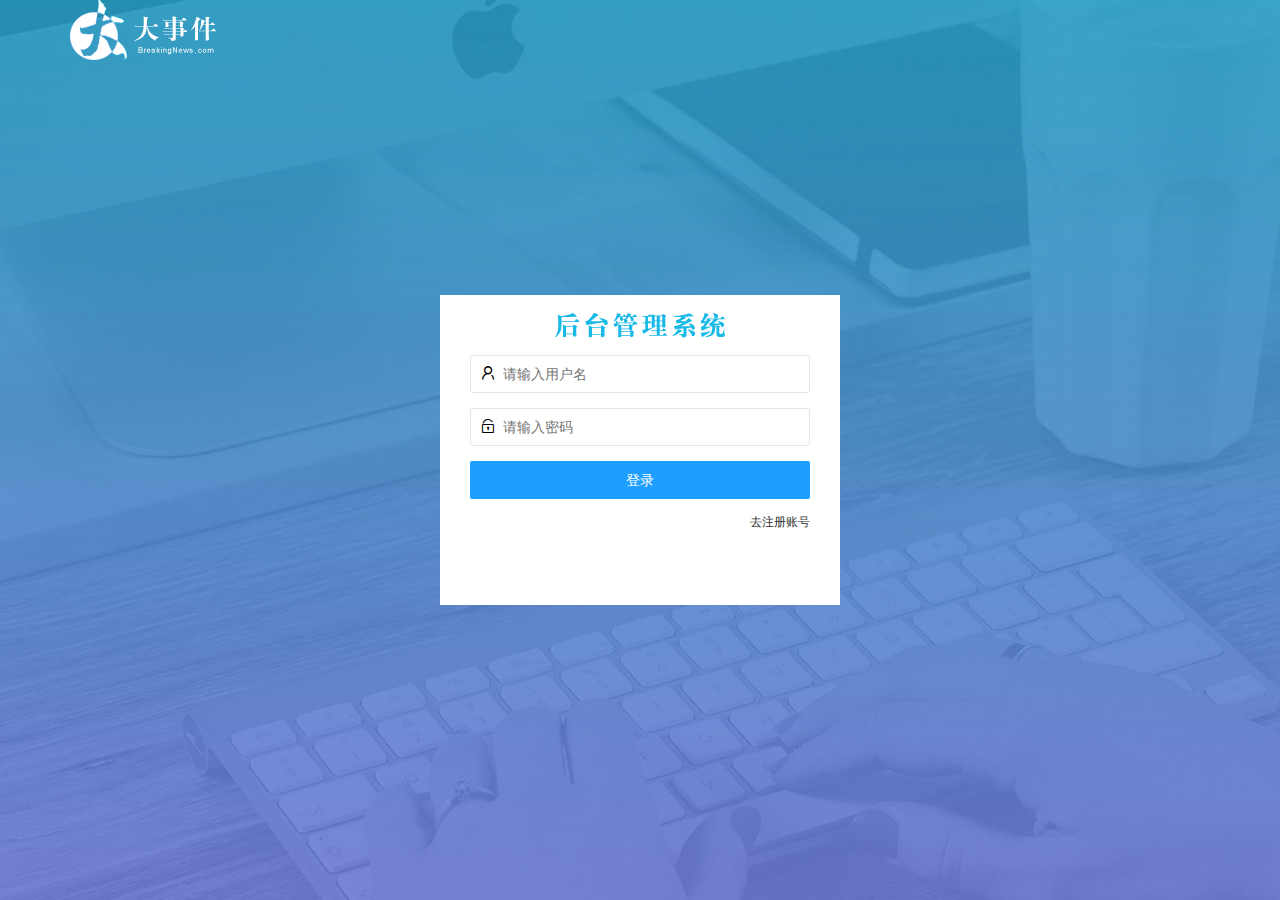
<file: login.html>
<!DOCTYPE html>
<html lang="en">

<head>
  <meta charset="UTF-8">
  <meta name="viewport" content="width=device-width, initial-scale=1.0">
  <title>大事件-登录/注册</title>
  <link rel="stylesheet" href="./assets/lib/layui/css/layui.css">
  <link rel="stylesheet" href="./assets/css/login.css">
</head>

<body>
  <!-- 头部的 Logo 区域 -->
  <div class="layui-main">
    <img src="./assets/images/logo.png" alt="">
  </div>

  <!-- 登录注册区域 -->
  <div class="loginAndRegBox">
    <div class="title-box"></div>
    <!-- 登录的div -->
    <div class="login-box">
      <!-- 登录的表单 -->
      <form class="layui-form" id="form_login">
        <!-- 用户名 -->
        <div class="layui-form-item">
          <i class="layui-icon layui-icon-username"></i>
          <input type="text" name="username" required lay-verify="required" placeholder="请输入用户名" autocomplete="off"
            class="layui-input">
        </div>
        <!-- 密码 -->
        <div class="layui-form-item">
          <i class="layui-icon layui-icon-password"></i>
          <input type="password" name="password" required lay-verify="required|pwd" placeholder="请输入密码"
            autocomplete="off" class="layui-input">
        </div>
        <!-- 登录按钮 -->
        <div class="layui-form-item">
          <button class="layui-btn layui-btn-fluid layui-btn-normal" lay-submit>登录</button>
        </div>
        <div class="layui-form-item links">
          <a href="javascript:;" id="link_reg">去注册账号</a>
        </div>
      </form>
    </div>
    <!-- 注册的div -->
    <div class="reg-box">
      <!-- 注册的表单 -->
      <form class="layui-form" id="form_reg">
        <!-- 用户名 -->
        <div class="layui-form-item">
          <i class="layui-icon layui-icon-username"></i>
          <input type="text" name="username" required lay-verify="required" placeholder="请输入用户名" autocomplete="off"
            class="layui-input">
        </div>
        <!-- 密码 -->
        <div class="layui-form-item">
          <i class="layui-icon layui-icon-password"></i>
          <input type="password" name="password" required lay-verify="required|pwd" placeholder="请输入密码"
            autocomplete="off" class="layui-input">
        </div>
        <!-- 确认密码 -->
        <div class="layui-form-item">
          <i class="layui-icon layui-icon-password"></i>
          <input type="password" name="repassword" required lay-verify="required|pwd|repwd" placeholder="再次确认密码"
            autocomplete="off" class="layui-input">
        </div>
        <!-- 注册按钮 -->
        <div class="layui-form-item">
          <button class="layui-btn layui-btn-fluid layui-btn-normal" lay-submit>注册</button>
        </div>
        <div class="layui-form-item links">
          <a href="javascript:;" id="link_login">去登录</a>
        </div>
      </form>

    </div>
  </div>

  <!-- 导入layui 的js文件 -->
  <script src="./assets/lib/layui/layui.all.js"></script>
  <!-- 导入 jQuery -->
  <script src="./assets/lib/jquery.js"></script>
  <script src="./assets/js/baseAPI.js"></script>
  <script src="./assets/js/login.js"></script>
</body>

</html>
</file>
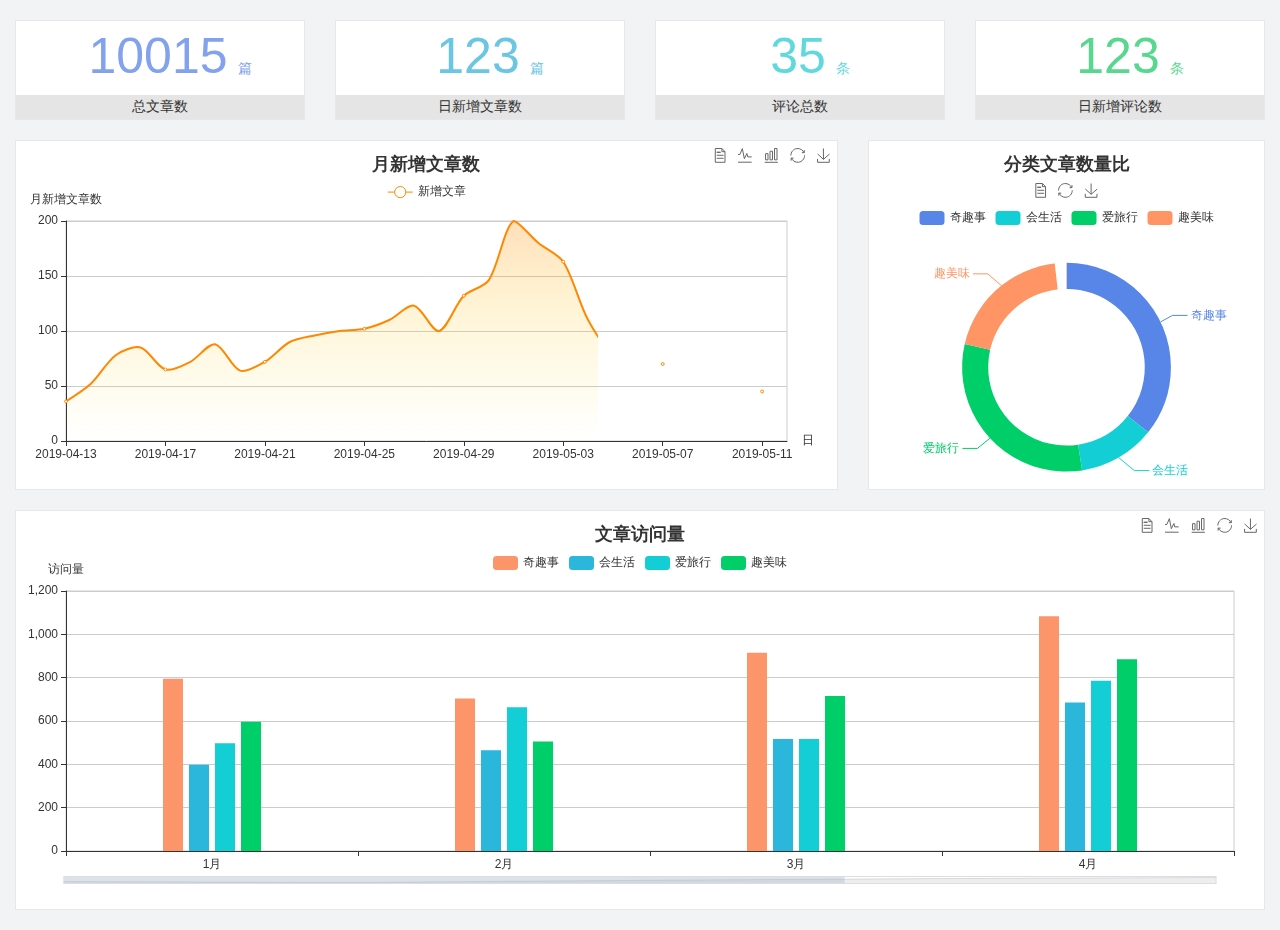
<file: home/dashboard.html>
<!DOCTYPE html>
<html lang="en">

<head>
  <meta charset="UTF-8">
  <meta name="viewport" content="width=device-width, initial-scale=1.0">
  <meta http-equiv="X-UA-Compatible" content="ie=edge">
  <title>图表统计</title>
  <link rel="stylesheet" href="../assets/lib/bootstrap.css" />
  <link rel="stylesheet" href="../assets/lib/main.css" />
  <script src="../assets/lib/jquery.js"></script>
  <script type="text/javascript" src="../assets/lib/echarts.min.js"></script>
</head>

<body>
  <div class="container-fluid">
    <div class="row spannel_list">
      <div class="col-sm-3 col-xs-6">
        <div class="spannel">
          <em>10015</em><span>篇</span>
          <b>总文章数</b>
        </div>
      </div>
      <div class="col-sm-3 col-xs-6">
        <div class="spannel scolor01">
          <em>123</em><span>篇</span>
          <b>日新增文章数</b>
        </div>
      </div>
      <div class="col-sm-3 col-xs-6">
        <div class="spannel scolor02">
          <em>35</em><span>条</span>
          <b>评论总数</b>
        </div>
      </div>
      <div class="col-sm-3 col-xs-6">
        <div class="spannel scolor03">
          <em>123</em><span>条</span>
          <b>日新增评论数</b>
        </div>
      </div>
    </div>
  </div>

  <div class="container-fluid">
    <div class="row curve-pie">
      <div class="col-lg-8 col-md-8">
        <div class="gragh_pannel" id="curve_show"></div>
      </div>
      <div class="col-lg-4 col-md-4">
        <div class="gragh_pannel" id="pie_show"></div>
      </div>
    </div>
  </div>

  <div class="container-fluid">
    <div class="column_pannel" id="column_show"></div>
  </div>

  <script>
    var oChart = echarts.init(document.getElementById('curve_show'));
    var aList_all = [
      { 'count': 36, 'date': '2019-04-13' },
      { 'count': 52, 'date': '2019-04-14' },
      { 'count': 78, 'date': '2019-04-15' },
      { 'count': 85, 'date': '2019-04-16' },
      { 'count': 65, 'date': '2019-04-17' },
      { 'count': 72, 'date': '2019-04-18' },
      { 'count': 88, 'date': '2019-04-19' },
      { 'count': 64, 'date': '2019-04-20' },
      { 'count': 72, 'date': '2019-04-21' },
      { 'count': 90, 'date': '2019-04-22' },
      { 'count': 96, 'date': '2019-04-23' },
      { 'count': 100, 'date': '2019-04-24' },
      { 'count': 102, 'date': '2019-04-25' },
      { 'count': 110, 'date': '2019-04-26' },
      { 'count': 123, 'date': '2019-04-27' },
      { 'count': 100, 'date': '2019-04-28' },
      { 'count': 132, 'date': '2019-04-29' },
      { 'count': 146, 'date': '2019-04-30' },
      { 'count': 200, 'date': '2019-05-01' },
      { 'count': 180, 'date': '2019-05-02' },
      { 'count': 163, 'date': '2019-05-03' },
      { 'count': 110, 'date': '2019-05-04' },
      { 'count': 80, 'date': '2019-05-05' },
      { 'count': 82, 'date': '2019-05-06' },
      { 'count': 70, 'date': '2019-05-07' },
      { 'count': 65, 'date': '2019-05-08' },
      { 'count': 54, 'date': '2019-05-09' },
      { 'count': 40, 'date': '2019-05-10' },
      { 'count': 45, 'date': '2019-05-11' },
      { 'count': 38, 'date': '2019-05-12' },
    ];

    let aCount = [];
    let aDate = [];

    for (var i = 0; i < aList_all.length; i++) {
      aCount.push(aList_all[i].count);
      aDate.push(aList_all[i].date);
    }

    var chartopt = {
      title: {
        text: '月新增文章数',
        left: 'center',
        top: '10'
      },
      tooltip: {
        trigger: 'axis'
      },
      legend: {
        data: ['新增文章'],
        top: '40'
      },
      toolbox: {
        show: true,
        feature: {
          mark: { show: true },
          dataView: { show: true, readOnly: false },
          magicType: { show: true, type: ['line', 'bar'] },
          restore: { show: true },
          saveAsImage: { show: true }
        }
      },
      calculable: true,
      xAxis: [
        {
          name: '日',
          type: 'category',
          boundaryGap: false,
          data: aDate
        }
      ],
      yAxis: [
        {
          name: '月新增文章数',
          type: 'value'
        }
      ],
      series: [
        {
          name: '新增文章',
          type: 'line',
          smooth: true,
          itemStyle: { normal: { areaStyle: { type: 'default' }, color: '#f80' }, lineStyle: { color: '#f80' } },
          data: aCount
        }],
      areaStyle: {
        normal: {
          color: new echarts.graphic.LinearGradient(0, 0, 0, 1, [{
            offset: 0,
            color: 'rgba(255,136,0,0.39)'
          }, {
            offset: .34,
            color: 'rgba(255,180,0,0.25)'
          }, {
            offset: 1,
            color: 'rgba(255,222,0,0.00)'
          }])

        }
      },
      grid: {
        show: true,
        x: 50,
        x2: 50,
        y: 80,
        height: 220
      }
    };

    oChart.setOption(chartopt);


    var oPie = echarts.init(document.getElementById('pie_show'));
    var oPieopt =
    {
      title: {
        top: 10,
        text: '分类文章数量比',
        x: 'center'
      },
      tooltip: {
        trigger: 'item',
        formatter: "{a} <br/>{b} : {c} ({d}%)"
      },
      color: ['#5885e8', '#13cfd5', '#00ce68', '#ff9565'],
      legend: {
        x: 'center',
        top: 65,
        data: ['奇趣事', '会生活', '爱旅行', '趣美味']
      },
      toolbox: {
        show: true,
        x: 'center',
        top: 35,
        feature: {
          mark: { show: true },
          dataView: { show: true, readOnly: false },
          magicType: {
            show: true,
            type: ['pie', 'funnel'],
            option: {
              funnel: {
                x: '25%',
                width: '50%',
                funnelAlign: 'left',
                max: 1548
              }
            }
          },
          restore: { show: true },
          saveAsImage: { show: true }
        }
      },
      calculable: true,
      series: [
        {
          name: '访问来源',
          type: 'pie',
          radius: ['45%', '60%'],
          center: ['50%', '65%'],
          data: [
            { value: 300, name: '奇趣事' },
            { value: 100, name: '会生活' },
            { value: 260, name: '爱旅行' },
            { value: 180, name: '趣美味' }
          ]
        }
      ]
    };
    oPie.setOption(oPieopt);



    var oColumn = this.echarts.init(document.getElementById('column_show'));
    var oColumnopt =
    {
      title: {
        text: '文章访问量',
        left: 'center',
        top: '10'
      },
      tooltip: {
        trigger: 'axis'
      },
      legend: {
        data: ['奇趣事', '会生活', '爱旅行', '趣美味'],
        top: '40'
      },
      toolbox: {
        show: true,
        feature: {
          mark: { show: true },
          dataView: { show: true, readOnly: false },
          magicType: { show: true, type: ['line', 'bar'] },
          restore: { show: true },
          saveAsImage: { show: true }
        }
      },
      calculable: true,
      xAxis: [
        {
          type: 'category',
          data: ['1月', '2月', '3月', '4月', '5月']
        }
      ],
      yAxis: [
        {
          name: '访问量',
          type: 'value'
        }
      ],
      series: [
        {
          name: '奇趣事',
          type: 'bar',
          barWidth: 20,
          itemStyle: {
            normal: { areaStyle: { type: 'default' }, color: '#fd956a' }
          },
          data: [800, 708, 920, 1090, 1200]
        },
        {
          name: '会生活',
          type: 'bar',
          barWidth: 20,
          itemStyle: {
            normal: { areaStyle: { type: 'default' }, color: '#2bb6db' }
          },
          data: [400, 468, 520, 690, 800]
        },
        {
          name: '爱旅行',
          type: 'bar',
          barWidth: 20,
          itemStyle: {
            normal: { areaStyle: { type: 'default' }, color: '#13cfd5' }
          },
          data: [500, 668, 520, 790, 900]
        },
        {
          name: '趣美味',
          type: 'bar',
          barWidth: 20,
          itemStyle: {
            normal: { areaStyle: { type: 'default' }, color: '#00ce68' }
          },
          data: [600, 508, 720, 890, 1000]
        }
      ],
      grid: {
        show: true,
        x: 50,
        x2: 30,
        y: 80,
        height: 260
      },
      dataZoom: [//给x轴设置滚动条
        {
          start: 0,//默认为0
          end: 100 - 1000 / 31,//默认为100
          type: 'slider',
          show: true,
          xAxisIndex: [0],
          handleSize: 0,//滑动条的 左右2个滑动条的大小
          height: 8,//组件高度
          left: 45, //左边的距离
          right: 50,//右边的距离
          bottom: 26,//右边的距离
          handleColor: '#ddd',//h滑动图标的颜色
          handleStyle: {
            borderColor: "#cacaca",
            borderWidth: "1",
            shadowBlur: 2,
            background: "#ddd",
            shadowColor: "#ddd",
          }
        }]
    };
    oColumn.setOption(oColumnopt);
  </script>
</body>

</html>
</file>
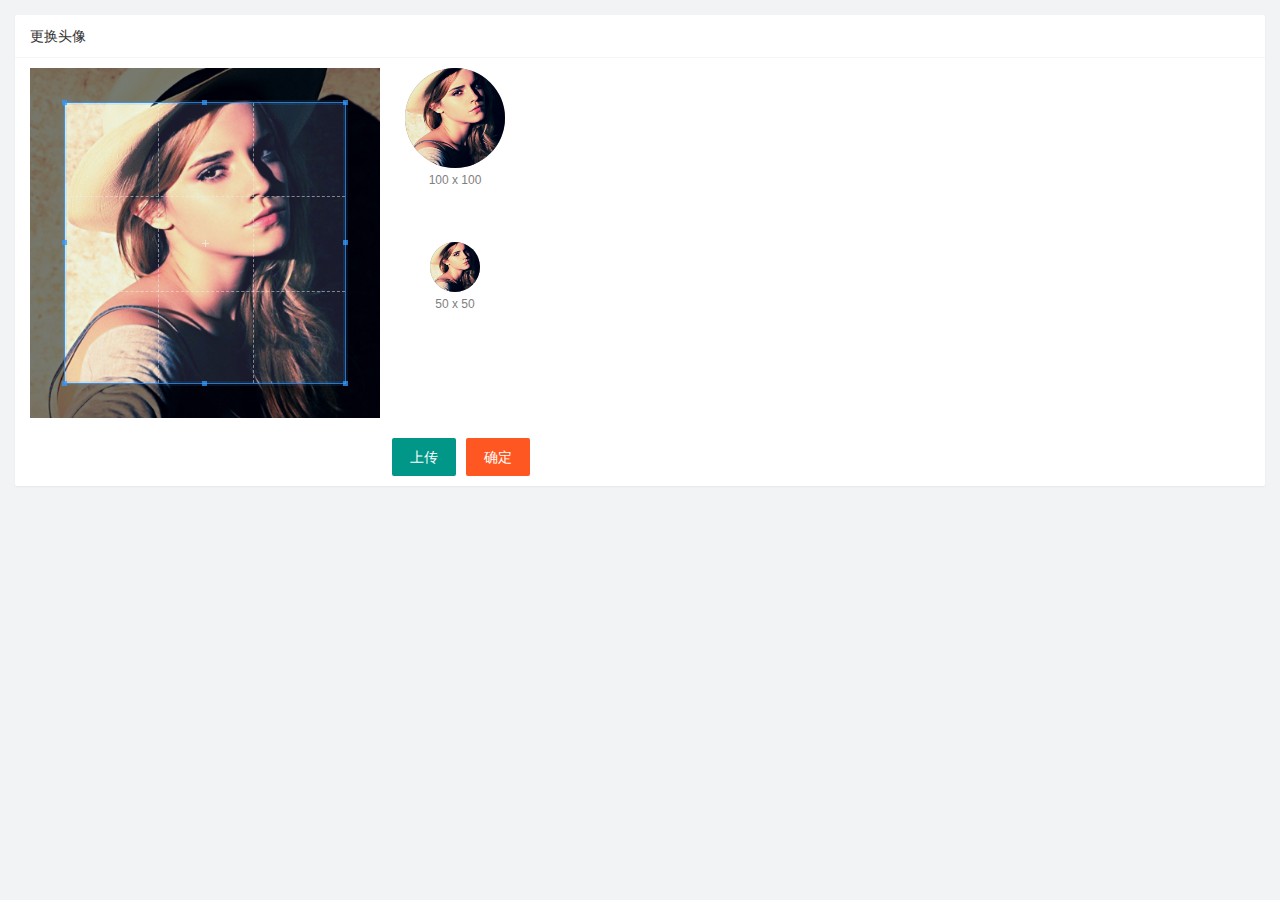
<file: user/user_avatar.html>
<!DOCTYPE html>
<html lang="en">

<head>
  <meta charset="UTF-8">
  <meta name="viewport" content="width=device-width, initial-scale=1.0">
  <title>Document</title>
  <link rel="stylesheet" href="../assets/lib/layui/css/layui.css">
  <link rel="stylesheet" href="../assets/lib/cropper/cropper.css" />
  <link rel="stylesheet" href="../assets/css/user/user_avatar.css">
</head>

<body>
  <!-- 卡片区域 -->
  <div class="layui-card">
    <div class="layui-card-header">更换头像</div>
    <div class="layui-card-body">
      <!-- 第一行的图片裁剪和预览区域 -->
      <div class="row1">
        <!-- 图片裁剪区域 -->
        <div class="cropper-box">
          <!-- 这个 img 标签很重要，将来会把它初始化为裁剪区域 -->
          <img id="image" src="../assets/images/sample.jpg" />
        </div>
        <!-- 图片的预览区域 -->
        <div class="preview-box">
          <div>
            <!-- 宽高为 100px 的预览区域 -->
            <div class="img-preview w100"></div>
            <p class="size">100 x 100</p>
          </div>
          <div>
            <!-- 宽高为 50px 的预览区域 -->
            <div class="img-preview w50"></div>
            <p class="size">50 x 50</p>
          </div>
        </div>
      </div>

      <!-- 第二行的按钮区域 -->
      <div class="row2">
        <!-- 通过 accept 属性，可以指定允许用户选择什么类型的文件 -->
        <input type="file" id="file" accept="image/png,image/jpeg" />
        <button type="button" class="layui-btn" id="btnChooseImage">上传</button>
        <button type="button" class="layui-btn layui-btn-danger" id="btnUpload">确定</button>
      </div>
    </div>
  </div>

  <script src="../assets/lib/layui/layui.all.js"></script>
  <script src="../assets/lib/jquery.js"></script>
  <script src="../assets/lib/cropper/Cropper.js"></script>
  <script src="../assets/lib/cropper/jquery-cropper.js"></script>
  <script src="../assets/js/baseAPI.js"></script>
  <script src="../assets/js/user/user_avatar.js"></script>
</body>

</html>
</file>
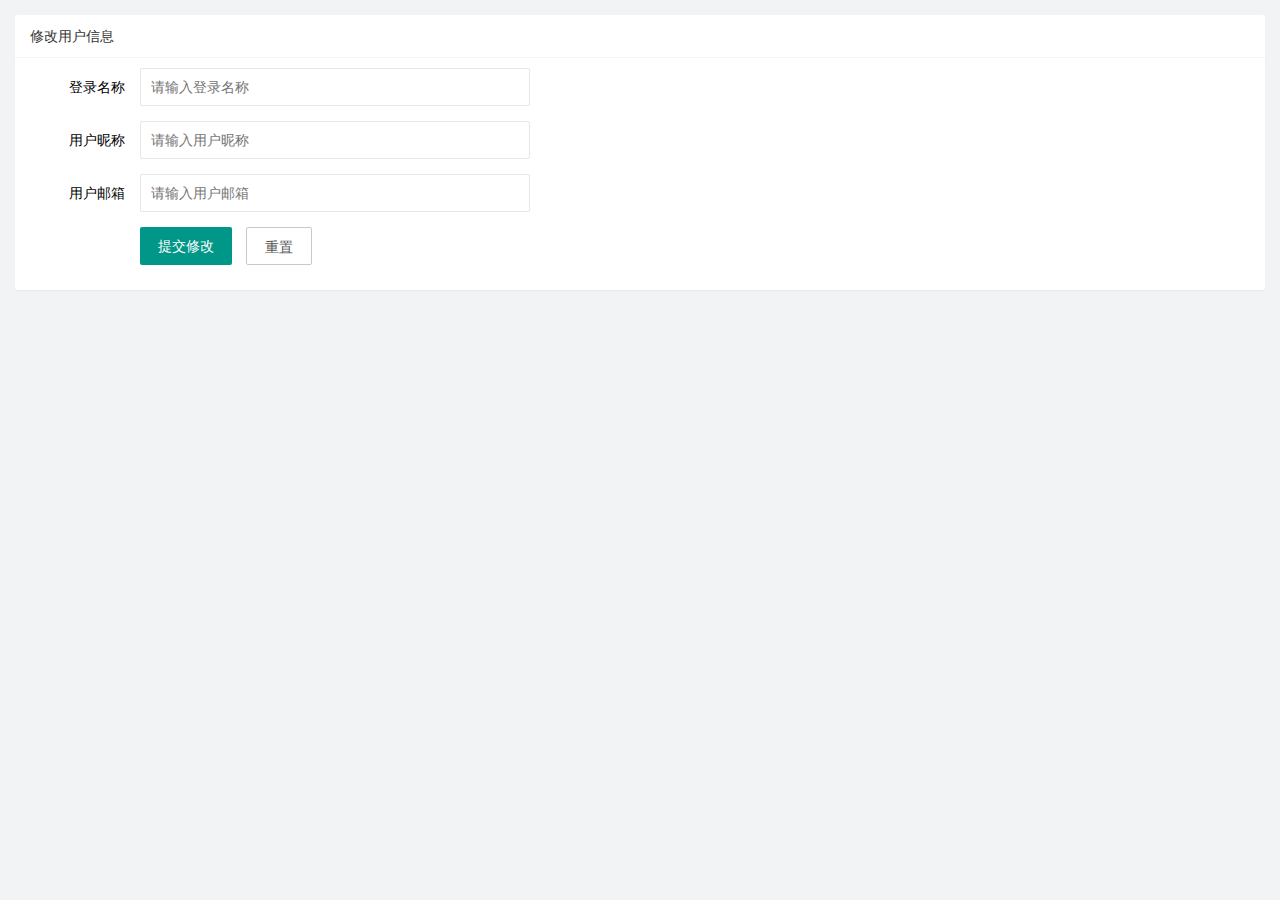
<file: user/user_info.html>
<!DOCTYPE html>
<html lang="en">

<head>
  <meta charset="UTF-8">
  <meta name="viewport" content="width=device-width, initial-scale=1.0">
  <title>Document</title>
  <link rel="stylesheet" href="../assets/lib/layui/css/layui.css">
  <link rel="stylesheet" href="../assets/css/user/user_info.css">

</head>

<body>
  <!-- 卡片面板 -->
  <div class="layui-card">
    <div class="layui-card-header">修改用户信息</div>
    <div class="layui-card-body">
      <!-- form 表单区域 -->
      <form class="layui-form" lay-filter="formUserInfo">
        <!-- 这是隐藏域 -->
        <input type="hidden" name="id" value="" />
        <div class="layui-form-item">
          <label class="layui-form-label">登录名称</label>
          <div class="layui-input-block">
            <input type="text" name="username" required lay-verify="required" placeholder="请输入登录名称" autocomplete="off"
              class="layui-input" readonly>
          </div>
        </div>
        <div class="layui-form-item">
          <label class="layui-form-label">用户昵称</label>
          <div class="layui-input-block">
            <input type="text" name="nickname" required lay-verify="required|nickname" placeholder="请输入用户昵称"
              autocomplete="off" class="layui-input">
          </div>
        </div>
        <div class="layui-form-item">
          <label class="layui-form-label">用户邮箱</label>
          <div class="layui-input-block">
            <input type="text" name="email" required lay-verify="required|email" placeholder="请输入用户邮箱"
              autocomplete="off" class="layui-input">
          </div>
        </div>
        <div class="layui-form-item">
          <div class="layui-input-block">
            <button class="layui-btn" lay-submit lay-filter="formDemo">提交修改</button>
            <button type="reset" class="layui-btn layui-btn-primary" id="btnReset">重置</button>
          </div>
        </div>
      </form>
    </div>
  </div>

  <script src="../assets/lib/layui/layui.all.js"></script>
  <script src="../assets/lib/jquery.js"></script>
  <script src="../assets/js/baseAPI.js"></script>
  <script src="../assets/js/user/user_info.js"></script>
</body>

</html>
</file>
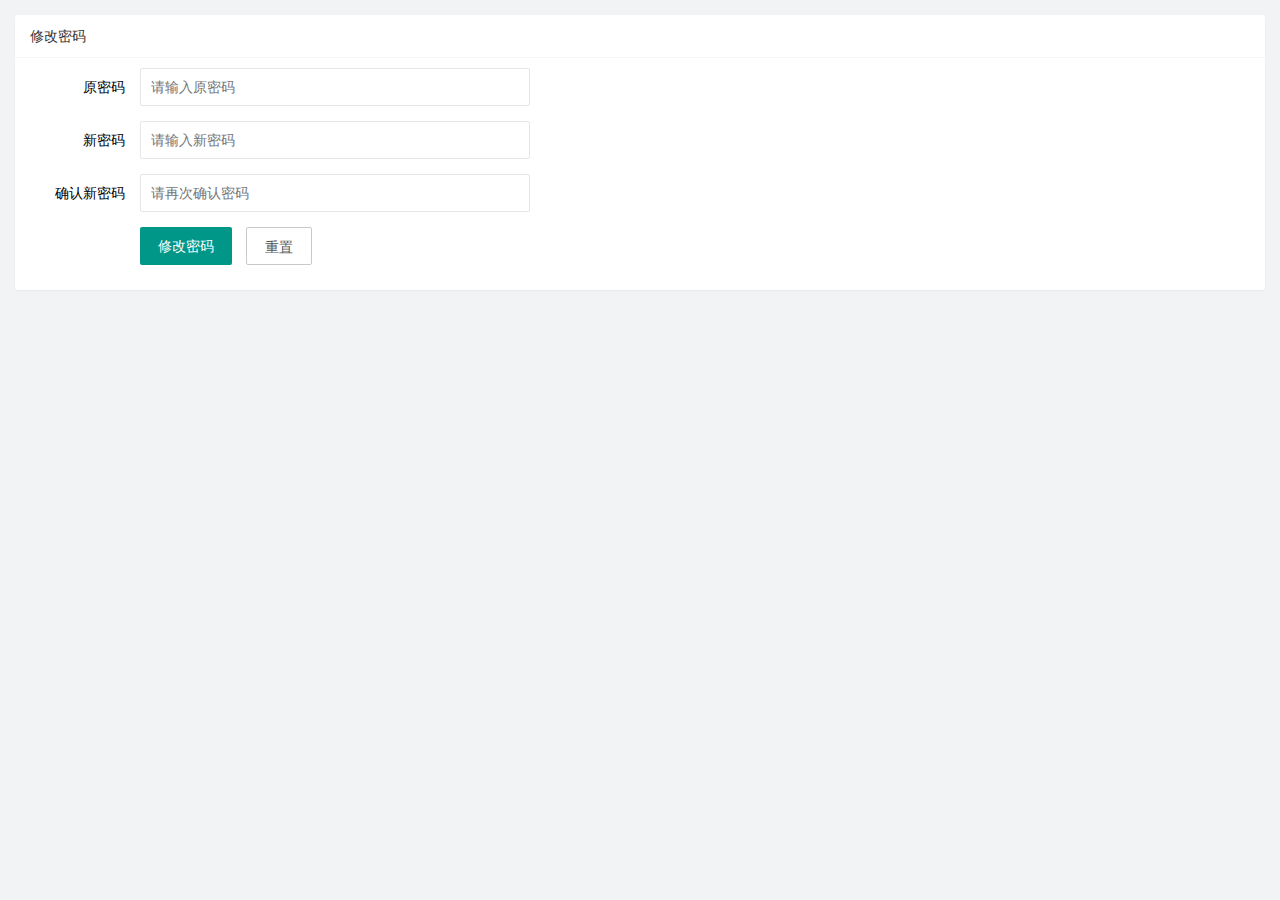
<file: user/user_pwd.html>
<!DOCTYPE html>
<html lang="en">

<head>
  <meta charset="UTF-8">
  <meta name="viewport" content="width=device-width, initial-scale=1.0">
  <title>Document</title>
  <link rel="stylesheet" href="../assets/lib/layui/css/layui.css">
  <link rel="stylesheet" href="../assets/css/user/user_pwd.css">
</head>

<body>
  <!-- 卡片面板 -->
  <div class="layui-card">
    <div class="layui-card-header">修改密码</div>
    <div class="layui-card-body">
      <!-- form 表单区域 -->
      <form class="layui-form" lay-filter="formUserInfo">
        <div class="layui-form-item">
          <label class="layui-form-label">原密码</label>
          <div class="layui-input-block">
            <input type="password" name="oldPwd" required lay-verify="required|pwd" placeholder="请输入原密码"
              autocomplete="off" class="layui-input">
          </div>
        </div>
        <div class="layui-form-item">
          <label class="layui-form-label">新密码</label>
          <div class="layui-input-block">
            <input type="password" name="newPwd" required lay-verify="required|pwd|samePwd" placeholder="请输入新密码"
              autocomplete="off" class="layui-input">
          </div>
        </div>
        <div class="layui-form-item">
          <label class="layui-form-label">确认新密码</label>
          <div class="layui-input-block">
            <input type="password" name="rePwd" required lay-verify="required|pwd|rePwd" placeholder="请再次确认密码"
              autocomplete="off" class="layui-input">
          </div>
        </div>
        <div class="layui-form-item">
          <div class="layui-input-block">
            <button class="layui-btn" lay-submit lay-filter="formDemo">修改密码</button>
            <button type="reset" class="layui-btn layui-btn-primary" id="btnReset">重置</button>
          </div>
        </div>
      </form>
    </div>
  </div>

  <script src="../assets/lib/layui/layui.all.js"></script>
  <script src="../assets/lib/jquery.js"></script>
  <script src="../assets/js/baseAPI.js"></script>
  <script src="../assets/js/user/user_pwd.js"></script>
</body>

</html>
</file>
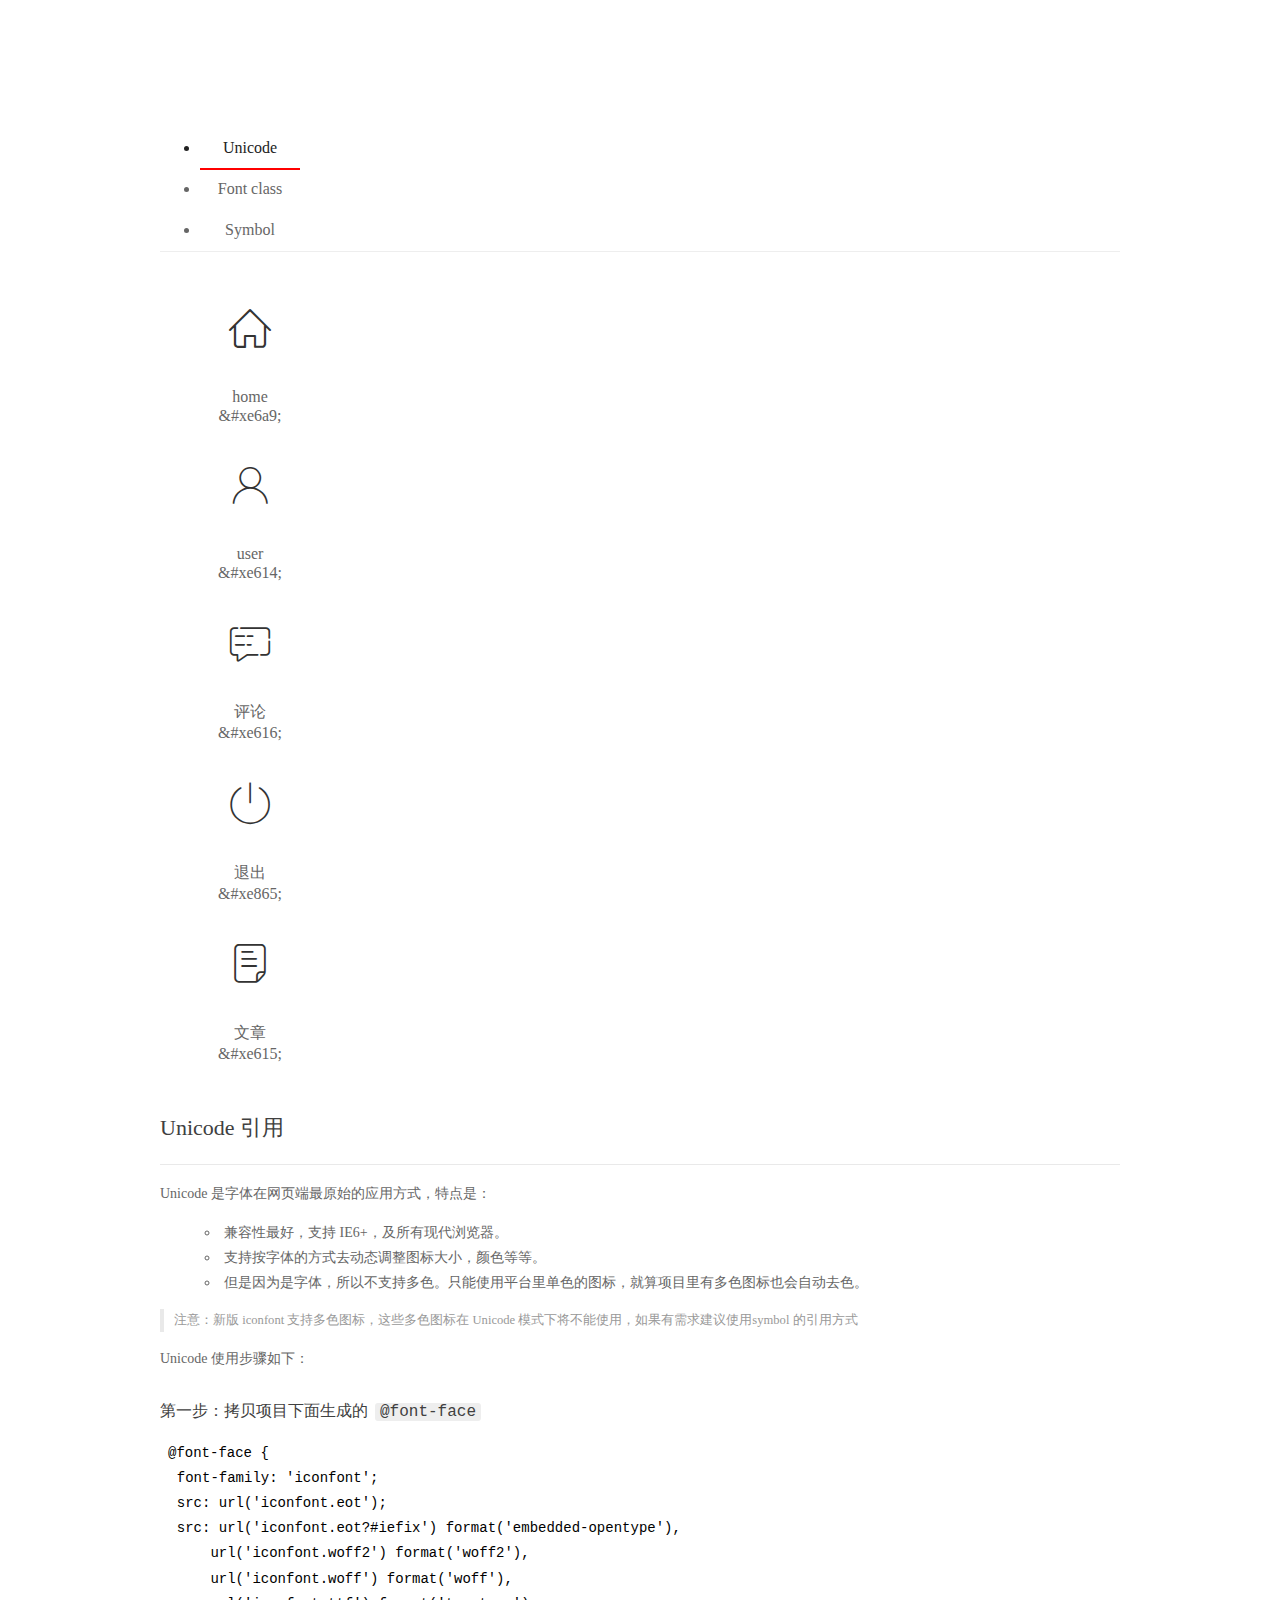
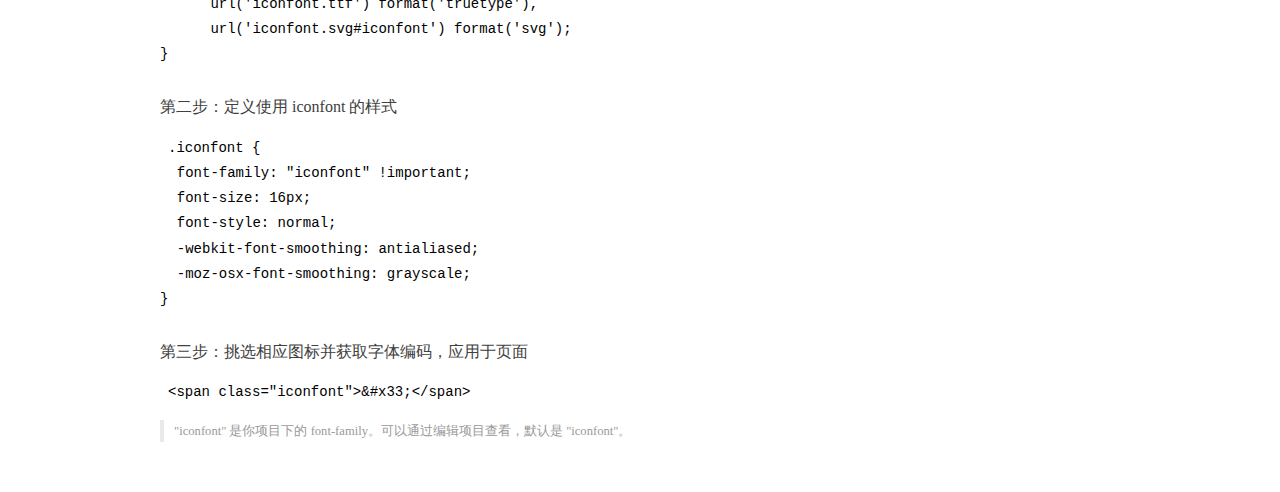
<file: assets/fonts/demo_index.html>
<!DOCTYPE html>
<html>
<head>
  <meta charset="utf-8"/>
  <title>IconFont Demo</title>
  <link rel="shortcut icon" href="https://gtms04.alicdn.com/tps/i4/TB1_oz6GVXXXXaFXpXXJDFnIXXX-64-64.ico" type="image/x-icon"/>
  <link rel="stylesheet" href="https://g.alicdn.com/thx/cube/1.3.2/cube.min.css">
  <link rel="stylesheet" href="demo.css">
  <link rel="stylesheet" href="iconfont.css">
  <script src="iconfont.js"></script>
  <!-- jQuery -->
  <script src="https://a1.alicdn.com/oss/uploads/2018/12/26/7bfddb60-08e8-11e9-9b04-53e73bb6408b.js"></script>
  <!-- 代码高亮 -->
  <script src="https://a1.alicdn.com/oss/uploads/2018/12/26/a3f714d0-08e6-11e9-8a15-ebf944d7534c.js"></script>
</head>
<body>
  <div class="main">
    <h1 class="logo"><a href="https://www.iconfont.cn/" title="iconfont 首页" target="_blank">&#xe86b;</a></h1>
    <div class="nav-tabs">
      <ul id="tabs" class="dib-box">
        <li class="dib active"><span>Unicode</span></li>
        <li class="dib"><span>Font class</span></li>
        <li class="dib"><span>Symbol</span></li>
      </ul>
      
    </div>
    <div class="tab-container">
      <div class="content unicode" style="display: block;">
          <ul class="icon_lists dib-box">
          
            <li class="dib">
              <span class="icon iconfont">&#xe6a9;</span>
                <div class="name">home</div>
                <div class="code-name">&amp;#xe6a9;</div>
              </li>
          
            <li class="dib">
              <span class="icon iconfont">&#xe614;</span>
                <div class="name">user</div>
                <div class="code-name">&amp;#xe614;</div>
              </li>
          
            <li class="dib">
              <span class="icon iconfont">&#xe616;</span>
                <div class="name">评论</div>
                <div class="code-name">&amp;#xe616;</div>
              </li>
          
            <li class="dib">
              <span class="icon iconfont">&#xe865;</span>
                <div class="name">退出</div>
                <div class="code-name">&amp;#xe865;</div>
              </li>
          
            <li class="dib">
              <span class="icon iconfont">&#xe615;</span>
                <div class="name">文章</div>
                <div class="code-name">&amp;#xe615;</div>
              </li>
          
          </ul>
          <div class="article markdown">
          <h2 id="unicode-">Unicode 引用</h2>
          <hr>

          <p>Unicode 是字体在网页端最原始的应用方式，特点是：</p>
          <ul>
            <li>兼容性最好，支持 IE6+，及所有现代浏览器。</li>
            <li>支持按字体的方式去动态调整图标大小，颜色等等。</li>
            <li>但是因为是字体，所以不支持多色。只能使用平台里单色的图标，就算项目里有多色图标也会自动去色。</li>
          </ul>
          <blockquote>
            <p>注意：新版 iconfont 支持多色图标，这些多色图标在 Unicode 模式下将不能使用，如果有需求建议使用symbol 的引用方式</p>
          </blockquote>
          <p>Unicode 使用步骤如下：</p>
          <h3 id="-font-face">第一步：拷贝项目下面生成的 <code>@font-face</code></h3>
<pre><code class="language-css"
>@font-face {
  font-family: 'iconfont';
  src: url('iconfont.eot');
  src: url('iconfont.eot?#iefix') format('embedded-opentype'),
      url('iconfont.woff2') format('woff2'),
      url('iconfont.woff') format('woff'),
      url('iconfont.ttf') format('truetype'),
      url('iconfont.svg#iconfont') format('svg');
}
</code></pre>
          <h3 id="-iconfont-">第二步：定义使用 iconfont 的样式</h3>
<pre><code class="language-css"
>.iconfont {
  font-family: "iconfont" !important;
  font-size: 16px;
  font-style: normal;
  -webkit-font-smoothing: antialiased;
  -moz-osx-font-smoothing: grayscale;
}
</code></pre>
          <h3 id="-">第三步：挑选相应图标并获取字体编码，应用于页面</h3>
<pre>
<code class="language-html"
>&lt;span class="iconfont"&gt;&amp;#x33;&lt;/span&gt;
</code></pre>
          <blockquote>
            <p>"iconfont" 是你项目下的 font-family。可以通过编辑项目查看，默认是 "iconfont"。</p>
          </blockquote>
          </div>
      </div>
      <div class="content font-class">
        <ul class="icon_lists dib-box">
          
          <li class="dib">
            <span class="icon iconfont icon-home"></span>
            <div class="name">
              home
            </div>
            <div class="code-name">.icon-home
            </div>
          </li>
          
          <li class="dib">
            <span class="icon iconfont icon-user"></span>
            <div class="name">
              user
            </div>
            <div class="code-name">.icon-user
            </div>
          </li>
          
          <li class="dib">
            <span class="icon iconfont icon-pinglun"></span>
            <div class="name">
              评论
            </div>
            <div class="code-name">.icon-pinglun
            </div>
          </li>
          
          <li class="dib">
            <span class="icon iconfont icon-tuichu"></span>
            <div class="name">
              退出
            </div>
            <div class="code-name">.icon-tuichu
            </div>
          </li>
          
          <li class="dib">
            <span class="icon iconfont icon-16"></span>
            <div class="name">
              文章
            </div>
            <div class="code-name">.icon-16
            </div>
          </li>
          
        </ul>
        <div class="article markdown">
        <h2 id="font-class-">font-class 引用</h2>
        <hr>

        <p>font-class 是 Unicode 使用方式的一种变种，主要是解决 Unicode 书写不直观，语意不明确的问题。</p>
        <p>与 Unicode 使用方式相比，具有如下特点：</p>
        <ul>
          <li>兼容性良好，支持 IE8+，及所有现代浏览器。</li>
          <li>相比于 Unicode 语意明确，书写更直观。可以很容易分辨这个 icon 是什么。</li>
          <li>因为使用 class 来定义图标，所以当要替换图标时，只需要修改 class 里面的 Unicode 引用。</li>
          <li>不过因为本质上还是使用的字体，所以多色图标还是不支持的。</li>
        </ul>
        <p>使用步骤如下：</p>
        <h3 id="-fontclass-">第一步：引入项目下面生成的 fontclass 代码：</h3>
<pre><code class="language-html">&lt;link rel="stylesheet" href="./iconfont.css"&gt;
</code></pre>
        <h3 id="-">第二步：挑选相应图标并获取类名，应用于页面：</h3>
<pre><code class="language-html">&lt;span class="iconfont icon-xxx"&gt;&lt;/span&gt;
</code></pre>
        <blockquote>
          <p>"
            iconfont" 是你项目下的 font-family。可以通过编辑项目查看，默认是 "iconfont"。</p>
        </blockquote>
      </div>
      </div>
      <div class="content symbol">
          <ul class="icon_lists dib-box">
          
            <li class="dib">
                <svg class="icon svg-icon" aria-hidden="true">
                  <use xlink:href="#icon-home"></use>
                </svg>
                <div class="name">home</div>
                <div class="code-name">#icon-home</div>
            </li>
          
            <li class="dib">
                <svg class="icon svg-icon" aria-hidden="true">
                  <use xlink:href="#icon-user"></use>
                </svg>
                <div class="name">user</div>
                <div class="code-name">#icon-user</div>
            </li>
          
            <li class="dib">
                <svg class="icon svg-icon" aria-hidden="true">
                  <use xlink:href="#icon-pinglun"></use>
                </svg>
                <div class="name">评论</div>
                <div class="code-name">#icon-pinglun</div>
            </li>
          
            <li class="dib">
                <svg class="icon svg-icon" aria-hidden="true">
                  <use xlink:href="#icon-tuichu"></use>
                </svg>
                <div class="name">退出</div>
                <div class="code-name">#icon-tuichu</div>
            </li>
          
            <li class="dib">
                <svg class="icon svg-icon" aria-hidden="true">
                  <use xlink:href="#icon-16"></use>
                </svg>
                <div class="name">文章</div>
                <div class="code-name">#icon-16</div>
            </li>
          
          </ul>
          <div class="article markdown">
          <h2 id="symbol-">Symbol 引用</h2>
          <hr>

          <p>这是一种全新的使用方式，应该说这才是未来的主流，也是平台目前推荐的用法。相关介绍可以参考这篇<a href="">文章</a>
            这种用法其实是做了一个 SVG 的集合，与另外两种相比具有如下特点：</p>
          <ul>
            <li>支持多色图标了，不再受单色限制。</li>
            <li>通过一些技巧，支持像字体那样，通过 <code>font-size</code>, <code>color</code> 来调整样式。</li>
            <li>兼容性较差，支持 IE9+，及现代浏览器。</li>
            <li>浏览器渲染 SVG 的性能一般，还不如 png。</li>
          </ul>
          <p>使用步骤如下：</p>
          <h3 id="-symbol-">第一步：引入项目下面生成的 symbol 代码：</h3>
<pre><code class="language-html">&lt;script src="./iconfont.js"&gt;&lt;/script&gt;
</code></pre>
          <h3 id="-css-">第二步：加入通用 CSS 代码（引入一次就行）：</h3>
<pre><code class="language-html">&lt;style&gt;
.icon {
  width: 1em;
  height: 1em;
  vertical-align: -0.15em;
  fill: currentColor;
  overflow: hidden;
}
&lt;/style&gt;
</code></pre>
          <h3 id="-">第三步：挑选相应图标并获取类名，应用于页面：</h3>
<pre><code class="language-html">&lt;svg class="icon" aria-hidden="true"&gt;
  &lt;use xlink:href="#icon-xxx"&gt;&lt;/use&gt;
&lt;/svg&gt;
</code></pre>
          </div>
      </div>

    </div>
  </div>
  <script>
  $(document).ready(function () {
      $('.tab-container .content:first').show()

      $('#tabs li').click(function (e) {
        var tabContent = $('.tab-container .content')
        var index = $(this).index()

        if ($(this).hasClass('active')) {
          return
        } else {
          $('#tabs li').removeClass('active')
          $(this).addClass('active')

          tabContent.hide().eq(index).fadeIn()
        }
      })
    })
  </script>
</body>
</html>
</file>
<file: assets/lib/layui/css/layui.css>
/** layui-v2.5.5 MIT License By https://www.layui.com */
 .layui-inline,img{display:inline-block;vertical-align:middle}h1,h2,h3,h4,h5,h6{font-weight:400}.layui-edge,.layui-header,.layui-inline,.layui-main{position:relative}.layui-body,.layui-edge,.layui-elip{overflow:hidden}.layui-btn,.layui-edge,.layui-inline,img{vertical-align:middle}.layui-btn,.layui-disabled,.layui-icon,.layui-unselect{-moz-user-select:none;-webkit-user-select:none;-ms-user-select:none}.layui-elip,.layui-form-checkbox span,.layui-form-pane .layui-form-label{text-overflow:ellipsis;white-space:nowrap}.layui-breadcrumb,.layui-tree-btnGroup{visibility:hidden}blockquote,body,button,dd,div,dl,dt,form,h1,h2,h3,h4,h5,h6,input,li,ol,p,pre,td,textarea,th,ul{margin:0;padding:0;-webkit-tap-highlight-color:rgba(0,0,0,0)}a:active,a:hover{outline:0}img{border:none}li{list-style:none}table{border-collapse:collapse;border-spacing:0}h4,h5,h6{font-size:100%}button,input,optgroup,option,select,textarea{font-family:inherit;font-size:inherit;font-style:inherit;font-weight:inherit;outline:0}pre{white-space:pre-wrap;white-space:-moz-pre-wrap;white-space:-pre-wrap;white-space:-o-pre-wrap;word-wrap:break-word}body{line-height:24px;font:14px Helvetica Neue,Helvetica,PingFang SC,Tahoma,Arial,sans-serif}hr{height:1px;margin:10px 0;border:0;clear:both}a{color:#333;text-decoration:none}a:hover{color:#777}a cite{font-style:normal;*cursor:pointer}.layui-border-box,.layui-border-box *{box-sizing:border-box}.layui-box,.layui-box *{box-sizing:content-box}.layui-clear{clear:both;*zoom:1}.layui-clear:after{content:'\20';clear:both;*zoom:1;display:block;height:0}.layui-inline{*display:inline;*zoom:1}.layui-edge{display:inline-block;width:0;height:0;border-width:6px;border-style:dashed;border-color:transparent}.layui-edge-top{top:-4px;border-bottom-color:#999;border-bottom-style:solid}.layui-edge-right{border-left-color:#999;border-left-style:solid}.layui-edge-bottom{top:2px;border-top-color:#999;border-top-style:solid}.layui-edge-left{border-right-color:#999;border-right-style:solid}.layui-disabled,.layui-disabled:hover{color:#d2d2d2!important;cursor:not-allowed!important}.layui-circle{border-radius:100%}.layui-show{display:block!important}.layui-hide{display:none!important}@font-face{font-family:layui-icon;src:url(../font/iconfont.eot?v=250);src:url(../font/iconfont.eot?v=250#iefix) format('embedded-opentype'),url(../font/iconfont.woff2?v=250) format('woff2'),url(../font/iconfont.woff?v=250) format('woff'),url(../font/iconfont.ttf?v=250) format('truetype'),url(../font/iconfont.svg?v=250#layui-icon) format('svg')}.layui-icon{font-family:layui-icon!important;font-size:16px;font-style:normal;-webkit-font-smoothing:antialiased;-moz-osx-font-smoothing:grayscale}.layui-icon-reply-fill:before{content:"\e611"}.layui-icon-set-fill:before{content:"\e614"}.layui-icon-menu-fill:before{content:"\e60f"}.layui-icon-search:before{content:"\e615"}.layui-icon-share:before{content:"\e641"}.layui-icon-set-sm:before{content:"\e620"}.layui-icon-engine:before{content:"\e628"}.layui-icon-close:before{content:"\1006"}.layui-icon-close-fill:before{content:"\1007"}.layui-icon-chart-screen:before{content:"\e629"}.layui-icon-star:before{content:"\e600"}.layui-icon-circle-dot:before{content:"\e617"}.layui-icon-chat:before{content:"\e606"}.layui-icon-release:before{content:"\e609"}.layui-icon-list:before{content:"\e60a"}.layui-icon-chart:before{content:"\e62c"}.layui-icon-ok-circle:before{content:"\1005"}.layui-icon-layim-theme:before{content:"\e61b"}.layui-icon-table:before{content:"\e62d"}.layui-icon-right:before{content:"\e602"}.layui-icon-left:before{content:"\e603"}.layui-icon-cart-simple:before{content:"\e698"}.layui-icon-face-cry:before{content:"\e69c"}.layui-icon-face-smile:before{content:"\e6af"}.layui-icon-survey:before{content:"\e6b2"}.layui-icon-tree:before{content:"\e62e"}.layui-icon-upload-circle:before{content:"\e62f"}.layui-icon-add-circle:before{content:"\e61f"}.layui-icon-download-circle:before{content:"\e601"}.layui-icon-templeate-1:before{content:"\e630"}.layui-icon-util:before{content:"\e631"}.layui-icon-face-surprised:before{content:"\e664"}.layui-icon-edit:before{content:"\e642"}.layui-icon-speaker:before{content:"\e645"}.layui-icon-down:before{content:"\e61a"}.layui-icon-file:before{content:"\e621"}.layui-icon-layouts:before{content:"\e632"}.layui-icon-rate-half:before{content:"\e6c9"}.layui-icon-add-circle-fine:before{content:"\e608"}.layui-icon-prev-circle:before{content:"\e633"}.layui-icon-read:before{content:"\e705"}.layui-icon-404:before{content:"\e61c"}.layui-icon-carousel:before{content:"\e634"}.layui-icon-help:before{content:"\e607"}.layui-icon-code-circle:before{content:"\e635"}.layui-icon-water:before{content:"\e636"}.layui-icon-username:before{content:"\e66f"}.layui-icon-find-fill:before{content:"\e670"}.layui-icon-about:before{content:"\e60b"}.layui-icon-location:before{content:"\e715"}.layui-icon-up:before{content:"\e619"}.layui-icon-pause:before{content:"\e651"}.layui-icon-date:before{content:"\e637"}.layui-icon-layim-uploadfile:before{content:"\e61d"}.layui-icon-delete:before{content:"\e640"}.layui-icon-play:before{content:"\e652"}.layui-icon-top:before{content:"\e604"}.layui-icon-friends:before{content:"\e612"}.layui-icon-refresh-3:before{content:"\e9aa"}.layui-icon-ok:before{content:"\e605"}.layui-icon-layer:before{content:"\e638"}.layui-icon-face-smile-fine:before{content:"\e60c"}.layui-icon-dollar:before{content:"\e659"}.layui-icon-group:before{content:"\e613"}.layui-icon-layim-download:before{content:"\e61e"}.layui-icon-picture-fine:before{content:"\e60d"}.layui-icon-link:before{content:"\e64c"}.layui-icon-diamond:before{content:"\e735"}.layui-icon-log:before{content:"\e60e"}.layui-icon-rate-solid:before{content:"\e67a"}.layui-icon-fonts-del:before{content:"\e64f"}.layui-icon-unlink:before{content:"\e64d"}.layui-icon-fonts-clear:before{content:"\e639"}.layui-icon-triangle-r:before{content:"\e623"}.layui-icon-circle:before{content:"\e63f"}.layui-icon-radio:before{content:"\e643"}.layui-icon-align-center:before{content:"\e647"}.layui-icon-align-right:before{content:"\e648"}.layui-icon-align-left:before{content:"\e649"}.layui-icon-loading-1:before{content:"\e63e"}.layui-icon-return:before{content:"\e65c"}.layui-icon-fonts-strong:before{content:"\e62b"}.layui-icon-upload:before{content:"\e67c"}.layui-icon-dialogue:before{content:"\e63a"}.layui-icon-video:before{content:"\e6ed"}.layui-icon-headset:before{content:"\e6fc"}.layui-icon-cellphone-fine:before{content:"\e63b"}.layui-icon-add-1:before{content:"\e654"}.layui-icon-face-smile-b:before{content:"\e650"}.layui-icon-fonts-html:before{content:"\e64b"}.layui-icon-form:before{content:"\e63c"}.layui-icon-cart:before{content:"\e657"}.layui-icon-camera-fill:before{content:"\e65d"}.layui-icon-tabs:before{content:"\e62a"}.layui-icon-fonts-code:before{content:"\e64e"}.layui-icon-fire:before{content:"\e756"}.layui-icon-set:before{content:"\e716"}.layui-icon-fonts-u:before{content:"\e646"}.layui-icon-triangle-d:before{content:"\e625"}.layui-icon-tips:before{content:"\e702"}.layui-icon-picture:before{content:"\e64a"}.layui-icon-more-vertical:before{content:"\e671"}.layui-icon-flag:before{content:"\e66c"}.layui-icon-loading:before{content:"\e63d"}.layui-icon-fonts-i:before{content:"\e644"}.layui-icon-refresh-1:before{content:"\e666"}.layui-icon-rmb:before{content:"\e65e"}.layui-icon-home:before{content:"\e68e"}.layui-icon-user:before{content:"\e770"}.layui-icon-notice:before{content:"\e667"}.layui-icon-login-weibo:before{content:"\e675"}.layui-icon-voice:before{content:"\e688"}.layui-icon-upload-drag:before{content:"\e681"}.layui-icon-login-qq:before{content:"\e676"}.layui-icon-snowflake:before{content:"\e6b1"}.layui-icon-file-b:before{content:"\e655"}.layui-icon-template:before{content:"\e663"}.layui-icon-auz:before{content:"\e672"}.layui-icon-console:before{content:"\e665"}.layui-icon-app:before{content:"\e653"}.layui-icon-prev:before{content:"\e65a"}.layui-icon-website:before{content:"\e7ae"}.layui-icon-next:before{content:"\e65b"}.layui-icon-component:before{content:"\e857"}.layui-icon-more:before{content:"\e65f"}.layui-icon-login-wechat:before{content:"\e677"}.layui-icon-shrink-right:before{content:"\e668"}.layui-icon-spread-left:before{content:"\e66b"}.layui-icon-camera:before{content:"\e660"}.layui-icon-note:before{content:"\e66e"}.layui-icon-refresh:before{content:"\e669"}.layui-icon-female:before{content:"\e661"}.layui-icon-male:before{content:"\e662"}.layui-icon-password:before{content:"\e673"}.layui-icon-senior:before{content:"\e674"}.layui-icon-theme:before{content:"\e66a"}.layui-icon-tread:before{content:"\e6c5"}.layui-icon-praise:before{content:"\e6c6"}.layui-icon-star-fill:before{content:"\e658"}.layui-icon-rate:before{content:"\e67b"}.layui-icon-template-1:before{content:"\e656"}.layui-icon-vercode:before{content:"\e679"}.layui-icon-cellphone:before{content:"\e678"}.layui-icon-screen-full:before{content:"\e622"}.layui-icon-screen-restore:before{content:"\e758"}.layui-icon-cols:before{content:"\e610"}.layui-icon-export:before{content:"\e67d"}.layui-icon-print:before{content:"\e66d"}.layui-icon-slider:before{content:"\e714"}.layui-icon-addition:before{content:"\e624"}.layui-icon-subtraction:before{content:"\e67e"}.layui-icon-service:before{content:"\e626"}.layui-icon-transfer:before{content:"\e691"}.layui-main{width:1140px;margin:0 auto}.layui-header{z-index:1000;height:60px}.layui-header a:hover{transition:all .5s;-webkit-transition:all .5s}.layui-side{position:fixed;left:0;top:0;bottom:0;z-index:999;width:200px;overflow-x:hidden}.layui-side-scroll{position:relative;width:220px;height:100%;overflow-x:hidden}.layui-body{position:absolute;left:200px;right:0;top:0;bottom:0;z-index:998;width:auto;overflow-y:auto;box-sizing:border-box}.layui-layout-body{overflow:hidden}.layui-layout-admin .layui-header{background-color:#23262E}.layui-layout-admin .layui-side{top:60px;width:200px;overflow-x:hidden}.layui-layout-admin .layui-body{position:fixed;top:60px;bottom:44px}.layui-layout-admin .layui-main{width:auto;margin:0 15px}.layui-layout-admin .layui-footer{position:fixed;left:200px;right:0;bottom:0;height:44px;line-height:44px;padding:0 15px;background-color:#eee}.layui-layout-admin .layui-logo{position:absolute;left:0;top:0;width:200px;height:100%;line-height:60px;text-align:center;color:#009688;font-size:16px}.layui-layout-admin .layui-header .layui-nav{background:0 0}.layui-layout-left{position:absolute!important;left:200px;top:0}.layui-layout-right{position:absolute!important;right:0;top:0}.layui-container{position:relative;margin:0 auto;padding:0 15px;box-sizing:border-box}.layui-fluid{position:relative;margin:0 auto;padding:0 15px}.layui-row:after,.layui-row:before{content:'';display:block;clear:both}.layui-col-lg1,.layui-col-lg10,.layui-col-lg11,.layui-col-lg12,.layui-col-lg2,.layui-col-lg3,.layui-col-lg4,.layui-col-lg5,.layui-col-lg6,.layui-col-lg7,.layui-col-lg8,.layui-col-lg9,.layui-col-md1,.layui-col-md10,.layui-col-md11,.layui-col-md12,.layui-col-md2,.layui-col-md3,.layui-col-md4,.layui-col-md5,.layui-col-md6,.layui-col-md7,.layui-col-md8,.layui-col-md9,.layui-col-sm1,.layui-col-sm10,.layui-col-sm11,.layui-col-sm12,.layui-col-sm2,.layui-col-sm3,.layui-col-sm4,.layui-col-sm5,.layui-col-sm6,.layui-col-sm7,.layui-col-sm8,.layui-col-sm9,.layui-col-xs1,.layui-col-xs10,.layui-col-xs11,.layui-col-xs12,.layui-col-xs2,.layui-col-xs3,.layui-col-xs4,.layui-col-xs5,.layui-col-xs6,.layui-col-xs7,.layui-col-xs8,.layui-col-xs9{position:relative;display:block;box-sizing:border-box}.layui-col-xs1,.layui-col-xs10,.layui-col-xs11,.layui-col-xs12,.layui-col-xs2,.layui-col-xs3,.layui-col-xs4,.layui-col-xs5,.layui-col-xs6,.layui-col-xs7,.layui-col-xs8,.layui-col-xs9{float:left}.layui-col-xs1{width:8.33333333%}.layui-col-xs2{width:16.66666667%}.layui-col-xs3{width:25%}.layui-col-xs4{width:33.33333333%}.layui-col-xs5{width:41.66666667%}.layui-col-xs6{width:50%}.layui-col-xs7{width:58.33333333%}.layui-col-xs8{width:66.66666667%}.layui-col-xs9{width:75%}.layui-col-xs10{width:83.33333333%}.layui-col-xs11{width:91.66666667%}.layui-col-xs12{width:100%}.layui-col-xs-offset1{margin-left:8.33333333%}.layui-col-xs-offset2{margin-left:16.66666667%}.layui-col-xs-offset3{margin-left:25%}.layui-col-xs-offset4{margin-left:33.33333333%}.layui-col-xs-offset5{margin-left:41.66666667%}.layui-col-xs-offset6{margin-left:50%}.layui-col-xs-offset7{margin-left:58.33333333%}.layui-col-xs-offset8{margin-left:66.66666667%}.layui-col-xs-offset9{margin-left:75%}.layui-col-xs-offset10{margin-left:83.33333333%}.layui-col-xs-offset11{margin-left:91.66666667%}.layui-col-xs-offset12{margin-left:100%}@media screen and (max-width:768px){.layui-hide-xs{display:none!important}.layui-show-xs-block{display:block!important}.layui-show-xs-inline{display:inline!important}.layui-show-xs-inline-block{display:inline-block!important}}@media screen and (min-width:768px){.layui-container{width:750px}.layui-hide-sm{display:none!important}.layui-show-sm-block{display:block!important}.layui-show-sm-inline{display:inline!important}.layui-show-sm-inline-block{display:inline-block!important}.layui-col-sm1,.layui-col-sm10,.layui-col-sm11,.layui-col-sm12,.layui-col-sm2,.layui-col-sm3,.layui-col-sm4,.layui-col-sm5,.layui-col-sm6,.layui-col-sm7,.layui-col-sm8,.layui-col-sm9{float:left}.layui-col-sm1{width:8.33333333%}.layui-col-sm2{width:16.66666667%}.layui-col-sm3{width:25%}.layui-col-sm4{width:33.33333333%}.layui-col-sm5{width:41.66666667%}.layui-col-sm6{width:50%}.layui-col-sm7{width:58.33333333%}.layui-col-sm8{width:66.66666667%}.layui-col-sm9{width:75%}.layui-col-sm10{width:83.33333333%}.layui-col-sm11{width:91.66666667%}.layui-col-sm12{width:100%}.layui-col-sm-offset1{margin-left:8.33333333%}.layui-col-sm-offset2{margin-left:16.66666667%}.layui-col-sm-offset3{margin-left:25%}.layui-col-sm-offset4{margin-left:33.33333333%}.layui-col-sm-offset5{margin-left:41.66666667%}.layui-col-sm-offset6{margin-left:50%}.layui-col-sm-offset7{margin-left:58.33333333%}.layui-col-sm-offset8{margin-left:66.66666667%}.layui-col-sm-offset9{margin-left:75%}.layui-col-sm-offset10{margin-left:83.33333333%}.layui-col-sm-offset11{margin-left:91.66666667%}.layui-col-sm-offset12{margin-left:100%}}@media screen and (min-width:992px){.layui-container{width:970px}.layui-hide-md{display:none!important}.layui-show-md-block{display:block!important}.layui-show-md-inline{display:inline!important}.layui-show-md-inline-block{display:inline-block!important}.layui-col-md1,.layui-col-md10,.layui-col-md11,.layui-col-md12,.layui-col-md2,.layui-col-md3,.layui-col-md4,.layui-col-md5,.layui-col-md6,.layui-col-md7,.layui-col-md8,.layui-col-md9{float:left}.layui-col-md1{width:8.33333333%}.layui-col-md2{width:16.66666667%}.layui-col-md3{width:25%}.layui-col-md4{width:33.33333333%}.layui-col-md5{width:41.66666667%}.layui-col-md6{width:50%}.layui-col-md7{width:58.33333333%}.layui-col-md8{width:66.66666667%}.layui-col-md9{width:75%}.layui-col-md10{width:83.33333333%}.layui-col-md11{width:91.66666667%}.layui-col-md12{width:100%}.layui-col-md-offset1{margin-left:8.33333333%}.layui-col-md-offset2{margin-left:16.66666667%}.layui-col-md-offset3{margin-left:25%}.layui-col-md-offset4{margin-left:33.33333333%}.layui-col-md-offset5{margin-left:41.66666667%}.layui-col-md-offset6{margin-left:50%}.layui-col-md-offset7{margin-left:58.33333333%}.layui-col-md-offset8{margin-left:66.66666667%}.layui-col-md-offset9{margin-left:75%}.layui-col-md-offset10{margin-left:83.33333333%}.layui-col-md-offset11{margin-left:91.66666667%}.layui-col-md-offset12{margin-left:100%}}@media screen and (min-width:1200px){.layui-container{width:1170px}.layui-hide-lg{display:none!important}.layui-show-lg-block{display:block!important}.layui-show-lg-inline{display:inline!important}.layui-show-lg-inline-block{display:inline-block!important}.layui-col-lg1,.layui-col-lg10,.layui-col-lg11,.layui-col-lg12,.layui-col-lg2,.layui-col-lg3,.layui-col-lg4,.layui-col-lg5,.layui-col-lg6,.layui-col-lg7,.layui-col-lg8,.layui-col-lg9{float:left}.layui-col-lg1{width:8.33333333%}.layui-col-lg2{width:16.66666667%}.layui-col-lg3{width:25%}.layui-col-lg4{width:33.33333333%}.layui-col-lg5{width:41.66666667%}.layui-col-lg6{width:50%}.layui-col-lg7{width:58.33333333%}.layui-col-lg8{width:66.66666667%}.layui-col-lg9{width:75%}.layui-col-lg10{width:83.33333333%}.layui-col-lg11{width:91.66666667%}.layui-col-lg12{width:100%}.layui-col-lg-offset1{margin-left:8.33333333%}.layui-col-lg-offset2{margin-left:16.66666667%}.layui-col-lg-offset3{margin-left:25%}.layui-col-lg-offset4{margin-left:33.33333333%}.layui-col-lg-offset5{margin-left:41.66666667%}.layui-col-lg-offset6{margin-left:50%}.layui-col-lg-offset7{margin-left:58.33333333%}.layui-col-lg-offset8{margin-left:66.66666667%}.layui-col-lg-offset9{margin-left:75%}.layui-col-lg-offset10{margin-left:83.33333333%}.layui-col-lg-offset11{margin-left:91.66666667%}.layui-col-lg-offset12{margin-left:100%}}.layui-col-space1{margin:-.5px}.layui-col-space1>*{padding:.5px}.layui-col-space3{margin:-1.5px}.layui-col-space3>*{padding:1.5px}.layui-col-space5{margin:-2.5px}.layui-col-space5>*{padding:2.5px}.layui-col-space8{margin:-3.5px}.layui-col-space8>*{padding:3.5px}.layui-col-space10{margin:-5px}.layui-col-space10>*{padding:5px}.layui-col-space12{margin:-6px}.layui-col-space12>*{padding:6px}.layui-col-space15{margin:-7.5px}.layui-col-space15>*{padding:7.5px}.layui-col-space18{margin:-9px}.layui-col-space18>*{padding:9px}.layui-col-space20{margin:-10px}.layui-col-space20>*{padding:10px}.layui-col-space22{margin:-11px}.layui-col-space22>*{padding:11px}.layui-col-space25{margin:-12.5px}.layui-col-space25>*{padding:12.5px}.layui-col-space30{margin:-15px}.layui-col-space30>*{padding:15px}.layui-btn,.layui-input,.layui-select,.layui-textarea,.layui-upload-button{outline:0;-webkit-appearance:none;transition:all .3s;-webkit-transition:all .3s;box-sizing:border-box}.layui-elem-quote{margin-bottom:10px;padding:15px;line-height:22px;border-left:5px solid #009688;border-radius:0 2px 2px 0;background-color:#f2f2f2}.layui-quote-nm{border-style:solid;border-width:1px 1px 1px 5px;background:0 0}.layui-elem-field{margin-bottom:10px;padding:0;border-width:1px;border-style:solid}.layui-elem-field legend{margin-left:20px;padding:0 10px;font-size:20px;font-weight:300}.layui-field-title{margin:10px 0 20px;border-width:1px 0 0}.layui-field-box{padding:10px 15px}.layui-field-title .layui-field-box{padding:10px 0}.layui-progress{position:relative;height:6px;border-radius:20px;background-color:#e2e2e2}.layui-progress-bar{position:absolute;left:0;top:0;width:0;max-width:100%;height:6px;border-radius:20px;text-align:right;background-color:#5FB878;transition:all .3s;-webkit-transition:all .3s}.layui-progress-big,.layui-progress-big .layui-progress-bar{height:18px;line-height:18px}.layui-progress-text{position:relative;top:-20px;line-height:18px;font-size:12px;color:#666}.layui-progress-big .layui-progress-text{position:static;padding:0 10px;color:#fff}.layui-collapse{border-width:1px;border-style:solid;border-radius:2px}.layui-colla-content,.layui-colla-item{border-top-width:1px;border-top-style:solid}.layui-colla-item:first-child{border-top:none}.layui-colla-title{position:relative;height:42px;line-height:42px;padding:0 15px 0 35px;color:#333;background-color:#f2f2f2;cursor:pointer;font-size:14px;overflow:hidden}.layui-colla-content{display:none;padding:10px 15px;line-height:22px;color:#666}.layui-colla-icon{position:absolute;left:15px;top:0;font-size:14px}.layui-card{margin-bottom:15px;border-radius:2px;background-color:#fff;box-shadow:0 1px 2px 0 rgba(0,0,0,.05)}.layui-card:last-child{margin-bottom:0}.layui-card-header{position:relative;height:42px;line-height:42px;padding:0 15px;border-bottom:1px solid #f6f6f6;color:#333;border-radius:2px 2px 0 0;font-size:14px}.layui-bg-black,.layui-bg-blue,.layui-bg-cyan,.layui-bg-green,.layui-bg-orange,.layui-bg-red{color:#fff!important}.layui-card-body{position:relative;padding:10px 15px;line-height:24px}.layui-card-body[pad15]{padding:15px}.layui-card-body[pad20]{padding:20px}.layui-card-body .layui-table{margin:5px 0}.layui-card .layui-tab{margin:0}.layui-panel-window{position:relative;padding:15px;border-radius:0;border-top:5px solid #E6E6E6;background-color:#fff}.layui-auxiliar-moving{position:fixed;left:0;right:0;top:0;bottom:0;width:100%;height:100%;background:0 0;z-index:9999999999}.layui-form-label,.layui-form-mid,.layui-form-select,.layui-input-block,.layui-input-inline,.layui-textarea{position:relative}.layui-bg-red{background-color:#FF5722!important}.layui-bg-orange{background-color:#FFB800!important}.layui-bg-green{background-color:#009688!important}.layui-bg-cyan{background-color:#2F4056!important}.layui-bg-blue{background-color:#1E9FFF!important}.layui-bg-black{background-color:#393D49!important}.layui-bg-gray{background-color:#eee!important;color:#666!important}.layui-badge-rim,.layui-colla-content,.layui-colla-item,.layui-collapse,.layui-elem-field,.layui-form-pane .layui-form-item[pane],.layui-form-pane .layui-form-label,.layui-input,.layui-layedit,.layui-layedit-tool,.layui-quote-nm,.layui-select,.layui-tab-bar,.layui-tab-card,.layui-tab-title,.layui-tab-title .layui-this:after,.layui-textarea{border-color:#e6e6e6}.layui-timeline-item:before,hr{background-color:#e6e6e6}.layui-text{line-height:22px;font-size:14px;color:#666}.layui-text h1,.layui-text h2,.layui-text h3{font-weight:500;color:#333}.layui-text h1{font-size:30px}.layui-text h2{font-size:24px}.layui-text h3{font-size:18px}.layui-text a:not(.layui-btn){color:#01AAED}.layui-text a:not(.layui-btn):hover{text-decoration:underline}.layui-text ul{padding:5px 0 5px 15px}.layui-text ul li{margin-top:5px;list-style-type:disc}.layui-text em,.layui-word-aux{color:#999!important;padding:0 5px!important}.layui-btn{display:inline-block;height:38px;line-height:38px;padding:0 18px;background-color:#009688;color:#fff;white-space:nowrap;text-align:center;font-size:14px;border:none;border-radius:2px;cursor:pointer}.layui-btn:hover{opacity:.8;filter:alpha(opacity=80);color:#fff}.layui-btn:active{opacity:1;filter:alpha(opacity=100)}.layui-btn+.layui-btn{margin-left:10px}.layui-btn-container{font-size:0}.layui-btn-container .layui-btn{margin-right:10px;margin-bottom:10px}.layui-btn-container .layui-btn+.layui-btn{margin-left:0}.layui-table .layui-btn-container .layui-btn{margin-bottom:9px}.layui-btn-radius{border-radius:100px}.layui-btn .layui-icon{margin-right:3px;font-size:18px;vertical-align:bottom;vertical-align:middle\9}.layui-btn-primary{border:1px solid #C9C9C9;background-color:#fff;color:#555}.layui-btn-primary:hover{border-color:#009688;color:#333}.layui-btn-normal{background-color:#1E9FFF}.layui-btn-warm{background-color:#FFB800}.layui-btn-danger{background-color:#FF5722}.layui-btn-checked{background-color:#5FB878}.layui-btn-disabled,.layui-btn-disabled:active,.layui-btn-disabled:hover{border:1px solid #e6e6e6;background-color:#FBFBFB;color:#C9C9C9;cursor:not-allowed;opacity:1}.layui-btn-lg{height:44px;line-height:44px;padding:0 25px;font-size:16px}.layui-btn-sm{height:30px;line-height:30px;padding:0 10px;font-size:12px}.layui-btn-sm i{font-size:16px!important}.layui-btn-xs{height:22px;line-height:22px;padding:0 5px;font-size:12px}.layui-btn-xs i{font-size:14px!important}.layui-btn-group{display:inline-block;vertical-align:middle;font-size:0}.layui-btn-group .layui-btn{margin-left:0!important;margin-right:0!important;border-left:1px solid rgba(255,255,255,.5);border-radius:0}.layui-btn-group .layui-btn-primary{border-left:none}.layui-btn-group .layui-btn-primary:hover{border-color:#C9C9C9;color:#009688}.layui-btn-group .layui-btn:first-child{border-left:none;border-radius:2px 0 0 2px}.layui-btn-group .layui-btn-primary:first-child{border-left:1px solid #c9c9c9}.layui-btn-group .layui-btn:last-child{border-radius:0 2px 2px 0}.layui-btn-group .layui-btn+.layui-btn{margin-left:0}.layui-btn-group+.layui-btn-group{margin-left:10px}.layui-btn-fluid{width:100%}.layui-input,.layui-select,.layui-textarea{height:38px;line-height:1.3;line-height:38px\9;border-width:1px;border-style:solid;background-color:#fff;border-radius:2px}.layui-input::-webkit-input-placeholder,.layui-select::-webkit-input-placeholder,.layui-textarea::-webkit-input-placeholder{line-height:1.3}.layui-input,.layui-textarea{display:block;width:100%;padding-left:10px}.layui-input:hover,.layui-textarea:hover{border-color:#D2D2D2!important}.layui-input:focus,.layui-textarea:focus{border-color:#C9C9C9!important}.layui-textarea{min-height:100px;height:auto;line-height:20px;padding:6px 10px;resize:vertical}.layui-select{padding:0 10px}.layui-form input[type=checkbox],.layui-form input[type=radio],.layui-form select{display:none}.layui-form [lay-ignore]{display:initial}.layui-form-item{margin-bottom:15px;clear:both;*zoom:1}.layui-form-item:after{content:'\20';clear:both;*zoom:1;display:block;height:0}.layui-form-label{float:left;display:block;padding:9px 15px;width:80px;font-weight:400;line-height:20px;text-align:right}.layui-form-label-col{display:block;float:none;padding:9px 0;line-height:20px;text-align:left}.layui-form-item .layui-inline{margin-bottom:5px;margin-right:10px}.layui-input-block{margin-left:110px;min-height:36px}.layui-input-inline{display:inline-block;vertical-align:middle}.layui-form-item .layui-input-inline{float:left;width:190px;margin-right:10px}.layui-form-text .layui-input-inline{width:auto}.layui-form-mid{float:left;display:block;padding:9px 0!important;line-height:20px;margin-right:10px}.layui-form-danger+.layui-form-select .layui-input,.layui-form-danger:focus{border-color:#FF5722!important}.layui-form-select .layui-input{padding-right:30px;cursor:pointer}.layui-form-select .layui-edge{position:absolute;right:10px;top:50%;margin-top:-3px;cursor:pointer;border-width:6px;border-top-color:#c2c2c2;border-top-style:solid;transition:all .3s;-webkit-transition:all .3s}.layui-form-select dl{display:none;position:absolute;left:0;top:42px;padding:5px 0;z-index:899;min-width:100%;border:1px solid #d2d2d2;max-height:300px;overflow-y:auto;background-color:#fff;border-radius:2px;box-shadow:0 2px 4px rgba(0,0,0,.12);box-sizing:border-box}.layui-form-select dl dd,.layui-form-select dl dt{padding:0 10px;line-height:36px;white-space:nowrap;overflow:hidden;text-overflow:ellipsis}.layui-form-select dl dt{font-size:12px;color:#999}.layui-form-select dl dd{cursor:pointer}.layui-form-select dl dd:hover{background-color:#f2f2f2;-webkit-transition:.5s all;transition:.5s all}.layui-form-select .layui-select-group dd{padding-left:20px}.layui-form-select dl dd.layui-select-tips{padding-left:10px!important;color:#999}.layui-form-select dl dd.layui-this{background-color:#5FB878;color:#fff}.layui-form-checkbox,.layui-form-select dl dd.layui-disabled{background-color:#fff}.layui-form-selected dl{display:block}.layui-form-checkbox,.layui-form-checkbox *,.layui-form-switch{display:inline-block;vertical-align:middle}.layui-form-selected .layui-edge{margin-top:-9px;-webkit-transform:rotate(180deg);transform:rotate(180deg);margin-top:-3px\9}:root .layui-form-selected .layui-edge{margin-top:-9px\0/IE9}.layui-form-selectup dl{top:auto;bottom:42px}.layui-select-none{margin:5px 0;text-align:center;color:#999}.layui-select-disabled .layui-disabled{border-color:#eee!important}.layui-select-disabled .layui-edge{border-top-color:#d2d2d2}.layui-form-checkbox{position:relative;height:30px;line-height:30px;margin-right:10px;padding-right:30px;cursor:pointer;font-size:0;-webkit-transition:.1s linear;transition:.1s linear;box-sizing:border-box}.layui-form-checkbox span{padding:0 10px;height:100%;font-size:14px;border-radius:2px 0 0 2px;background-color:#d2d2d2;color:#fff;overflow:hidden}.layui-form-checkbox:hover span{background-color:#c2c2c2}.layui-form-checkbox i{position:absolute;right:0;top:0;width:30px;height:28px;border:1px solid #d2d2d2;border-left:none;border-radius:0 2px 2px 0;color:#fff;font-size:20px;text-align:center}.layui-form-checkbox:hover i{border-color:#c2c2c2;color:#c2c2c2}.layui-form-checked,.layui-form-checked:hover{border-color:#5FB878}.layui-form-checked span,.layui-form-checked:hover span{background-color:#5FB878}.layui-form-checked i,.layui-form-checked:hover i{color:#5FB878}.layui-form-item .layui-form-checkbox{margin-top:4px}.layui-form-checkbox[lay-skin=primary]{height:auto!important;line-height:normal!important;min-width:18px;min-height:18px;border:none!important;margin-right:0;padding-left:28px;padding-right:0;background:0 0}.layui-form-checkbox[lay-skin=primary] span{padding-left:0;padding-right:15px;line-height:18px;background:0 0;color:#666}.layui-form-checkbox[lay-skin=primary] i{right:auto;left:0;width:16px;height:16px;line-height:16px;border:1px solid #d2d2d2;font-size:12px;border-radius:2px;background-color:#fff;-webkit-transition:.1s linear;transition:.1s linear}.layui-form-checkbox[lay-skin=primary]:hover i{border-color:#5FB878;color:#fff}.layui-form-checked[lay-skin=primary] i{border-color:#5FB878!important;background-color:#5FB878;color:#fff}.layui-checkbox-disbaled[lay-skin=primary] span{background:0 0!important;color:#c2c2c2}.layui-checkbox-disbaled[lay-skin=primary]:hover i{border-color:#d2d2d2}.layui-form-item .layui-form-checkbox[lay-skin=primary]{margin-top:10px}.layui-form-switch{position:relative;height:22px;line-height:22px;min-width:35px;padding:0 5px;margin-top:8px;border:1px solid #d2d2d2;border-radius:20px;cursor:pointer;background-color:#fff;-webkit-transition:.1s linear;transition:.1s linear}.layui-form-switch i{position:absolute;left:5px;top:3px;width:16px;height:16px;border-radius:20px;background-color:#d2d2d2;-webkit-transition:.1s linear;transition:.1s linear}.layui-form-switch em{position:relative;top:0;width:25px;margin-left:21px;padding:0!important;text-align:center!important;color:#999!important;font-style:normal!important;font-size:12px}.layui-form-onswitch{border-color:#5FB878;background-color:#5FB878}.layui-checkbox-disbaled,.layui-checkbox-disbaled i{border-color:#e2e2e2!important}.layui-form-onswitch i{left:100%;margin-left:-21px;background-color:#fff}.layui-form-onswitch em{margin-left:5px;margin-right:21px;color:#fff!important}.layui-checkbox-disbaled span{background-color:#e2e2e2!important}.layui-checkbox-disbaled:hover i{color:#fff!important}[lay-radio]{display:none}.layui-form-radio,.layui-form-radio *{display:inline-block;vertical-align:middle}.layui-form-radio{line-height:28px;margin:6px 10px 0 0;padding-right:10px;cursor:pointer;font-size:0}.layui-form-radio *{font-size:14px}.layui-form-radio>i{margin-right:8px;font-size:22px;color:#c2c2c2}.layui-form-radio>i:hover,.layui-form-radioed>i{color:#5FB878}.layui-radio-disbaled>i{color:#e2e2e2!important}.layui-form-pane .layui-form-label{width:110px;padding:8px 15px;height:38px;line-height:20px;border-width:1px;border-style:solid;border-radius:2px 0 0 2px;text-align:center;background-color:#FBFBFB;overflow:hidden;box-sizing:border-box}.layui-form-pane .layui-input-inline{margin-left:-1px}.layui-form-pane .layui-input-block{margin-left:110px;left:-1px}.layui-form-pane .layui-input{border-radius:0 2px 2px 0}.layui-form-pane .layui-form-text .layui-form-label{float:none;width:100%;border-radius:2px;box-sizing:border-box;text-align:left}.layui-form-pane .layui-form-text .layui-input-inline{display:block;margin:0;top:-1px;clear:both}.layui-form-pane .layui-form-text .layui-input-block{margin:0;left:0;top:-1px}.layui-form-pane .layui-form-text .layui-textarea{min-height:100px;border-radius:0 0 2px 2px}.layui-form-pane .layui-form-checkbox{margin:4px 0 4px 10px}.layui-form-pane .layui-form-radio,.layui-form-pane .layui-form-switch{margin-top:6px;margin-left:10px}.layui-form-pane .layui-form-item[pane]{position:relative;border-width:1px;border-style:solid}.layui-form-pane .layui-form-item[pane] .layui-form-label{position:absolute;left:0;top:0;height:100%;border-width:0 1px 0 0}.layui-form-pane .layui-form-item[pane] .layui-input-inline{margin-left:110px}@media screen and (max-width:450px){.layui-form-item .layui-form-label{text-overflow:ellipsis;overflow:hidden;white-space:nowrap}.layui-form-item .layui-inline{display:block;margin-right:0;margin-bottom:20px;clear:both}.layui-form-item .layui-inline:after{content:'\20';clear:both;display:block;height:0}.layui-form-item .layui-input-inline{display:block;float:none;left:-3px;width:auto;margin:0 0 10px 112px}.layui-form-item .layui-input-inline+.layui-form-mid{margin-left:110px;top:-5px;padding:0}.layui-form-item .layui-form-checkbox{margin-right:5px;margin-bottom:5px}}.layui-layedit{border-width:1px;border-style:solid;border-radius:2px}.layui-layedit-tool{padding:3px 5px;border-bottom-width:1px;border-bottom-style:solid;font-size:0}.layedit-tool-fixed{position:fixed;top:0;border-top:1px solid #e2e2e2}.layui-layedit-tool .layedit-tool-mid,.layui-layedit-tool .layui-icon{display:inline-block;vertical-align:middle;text-align:center;font-size:14px}.layui-layedit-tool .layui-icon{position:relative;width:32px;height:30px;line-height:30px;margin:3px 5px;color:#777;cursor:pointer;border-radius:2px}.layui-layedit-tool .layui-icon:hover{color:#393D49}.layui-layedit-tool .layui-icon:active{color:#000}.layui-layedit-tool .layedit-tool-active{background-color:#e2e2e2;color:#000}.layui-layedit-tool .layui-disabled,.layui-layedit-tool .layui-disabled:hover{color:#d2d2d2;cursor:not-allowed}.layui-layedit-tool .layedit-tool-mid{width:1px;height:18px;margin:0 10px;background-color:#d2d2d2}.layedit-tool-html{width:50px!important;font-size:30px!important}.layedit-tool-b,.layedit-tool-code,.layedit-tool-help{font-size:16px!important}.layedit-tool-d,.layedit-tool-face,.layedit-tool-image,.layedit-tool-unlink{font-size:18px!important}.layedit-tool-image input{position:absolute;font-size:0;left:0;top:0;width:100%;height:100%;opacity:.01;filter:Alpha(opacity=1);cursor:pointer}.layui-layedit-iframe iframe{display:block;width:100%}#LAY_layedit_code{overflow:hidden}.layui-laypage{display:inline-block;*display:inline;*zoom:1;vertical-align:middle;margin:10px 0;font-size:0}.layui-laypage>a:first-child,.layui-laypage>a:first-child em{border-radius:2px 0 0 2px}.layui-laypage>a:last-child,.layui-laypage>a:last-child em{border-radius:0 2px 2px 0}.layui-laypage>:first-child{margin-left:0!important}.layui-laypage>:last-child{margin-right:0!important}.layui-laypage a,.layui-laypage button,.layui-laypage input,.layui-laypage select,.layui-laypage span{border:1px solid #e2e2e2}.layui-laypage a,.layui-laypage span{display:inline-block;*display:inline;*zoom:1;vertical-align:middle;padding:0 15px;height:28px;line-height:28px;margin:0 -1px 5px 0;background-color:#fff;color:#333;font-size:12px}.layui-flow-more a *,.layui-laypage input,.layui-table-view select[lay-ignore]{display:inline-block}.layui-laypage a:hover{color:#009688}.layui-laypage em{font-style:normal}.layui-laypage .layui-laypage-spr{color:#999;font-weight:700}.layui-laypage a{text-decoration:none}.layui-laypage .layui-laypage-curr{position:relative}.layui-laypage .layui-laypage-curr em{position:relative;color:#fff}.layui-laypage .layui-laypage-curr .layui-laypage-em{position:absolute;left:-1px;top:-1px;padding:1px;width:100%;height:100%;background-color:#009688}.layui-laypage-em{border-radius:2px}.layui-laypage-next em,.layui-laypage-prev em{font-family:Sim sun;font-size:16px}.layui-laypage .layui-laypage-count,.layui-laypage .layui-laypage-limits,.layui-laypage .layui-laypage-refresh,.layui-laypage .layui-laypage-skip{margin-left:10px;margin-right:10px;padding:0;border:none}.layui-laypage .layui-laypage-limits,.layui-laypage .layui-laypage-refresh{vertical-align:top}.layui-laypage .layui-laypage-refresh i{font-size:18px;cursor:pointer}.layui-laypage select{height:22px;padding:3px;border-radius:2px;cursor:pointer}.layui-laypage .layui-laypage-skip{height:30px;line-height:30px;color:#999}.layui-laypage button,.layui-laypage input{height:30px;line-height:30px;border-radius:2px;vertical-align:top;background-color:#fff;box-sizing:border-box}.layui-laypage input{width:40px;margin:0 10px;padding:0 3px;text-align:center}.layui-laypage input:focus,.layui-laypage select:focus{border-color:#009688!important}.layui-laypage button{margin-left:10px;padding:0 10px;cursor:pointer}.layui-table,.layui-table-view{margin:10px 0}.layui-flow-more{margin:10px 0;text-align:center;color:#999;font-size:14px}.layui-flow-more a{height:32px;line-height:32px}.layui-flow-more a *{vertical-align:top}.layui-flow-more a cite{padding:0 20px;border-radius:3px;background-color:#eee;color:#333;font-style:normal}.layui-flow-more a cite:hover{opacity:.8}.layui-flow-more a i{font-size:30px;color:#737383}.layui-table{width:100%;background-color:#fff;color:#666}.layui-table tr{transition:all .3s;-webkit-transition:all .3s}.layui-table th{text-align:left;font-weight:400}.layui-table tbody tr:hover,.layui-table thead tr,.layui-table-click,.layui-table-header,.layui-table-hover,.layui-table-mend,.layui-table-patch,.layui-table-tool,.layui-table-total,.layui-table-total tr,.layui-table[lay-even] tr:nth-child(even){background-color:#f2f2f2}.layui-table td,.layui-table th,.layui-table-col-set,.layui-table-fixed-r,.layui-table-grid-down,.layui-table-header,.layui-table-page,.layui-table-tips-main,.layui-table-tool,.layui-table-total,.layui-table-view,.layui-table[lay-skin=line],.layui-table[lay-skin=row]{border-width:1px;border-style:solid;border-color:#e6e6e6}.layui-table td,.layui-table th{position:relative;padding:9px 15px;min-height:20px;line-height:20px;font-size:14px}.layui-table[lay-skin=line] td,.layui-table[lay-skin=line] th{border-width:0 0 1px}.layui-table[lay-skin=row] td,.layui-table[lay-skin=row] th{border-width:0 1px 0 0}.layui-table[lay-skin=nob] td,.layui-table[lay-skin=nob] th{border:none}.layui-table img{max-width:100px}.layui-table[lay-size=lg] td,.layui-table[lay-size=lg] th{padding:15px 30px}.layui-table-view .layui-table[lay-size=lg] .layui-table-cell{height:40px;line-height:40px}.layui-table[lay-size=sm] td,.layui-table[lay-size=sm] th{font-size:12px;padding:5px 10px}.layui-table-view .layui-table[lay-size=sm] .layui-table-cell{height:20px;line-height:20px}.layui-table[lay-data]{display:none}.layui-table-box{position:relative;overflow:hidden}.layui-table-view .layui-table{position:relative;width:auto;margin:0}.layui-table-view .layui-table[lay-skin=line]{border-width:0 1px 0 0}.layui-table-view .layui-table[lay-skin=row]{border-width:0 0 1px}.layui-table-view .layui-table td,.layui-table-view .layui-table th{padding:5px 0;border-top:none;border-left:none}.layui-table-view .layui-table th.layui-unselect .layui-table-cell span{cursor:pointer}.layui-table-view .layui-table td{cursor:default}.layui-table-view .layui-table td[data-edit=text]{cursor:text}.layui-table-view .layui-form-checkbox[lay-skin=primary] i{width:18px;height:18px}.layui-table-view .layui-form-radio{line-height:0;padding:0}.layui-table-view .layui-form-radio>i{margin:0;font-size:20px}.layui-table-init{position:absolute;left:0;top:0;width:100%;height:100%;text-align:center;z-index:110}.layui-table-init .layui-icon{position:absolute;left:50%;top:50%;margin:-15px 0 0 -15px;font-size:30px;color:#c2c2c2}.layui-table-header{border-width:0 0 1px;overflow:hidden}.layui-table-header .layui-table{margin-bottom:-1px}.layui-table-tool .layui-inline[lay-event]{position:relative;width:26px;height:26px;padding:5px;line-height:16px;margin-right:10px;text-align:center;color:#333;border:1px solid #ccc;cursor:pointer;-webkit-transition:.5s all;transition:.5s all}.layui-table-tool .layui-inline[lay-event]:hover{border:1px solid #999}.layui-table-tool-temp{padding-right:120px}.layui-table-tool-self{position:absolute;right:17px;top:10px}.layui-table-tool .layui-table-tool-self .layui-inline[lay-event]{margin:0 0 0 10px}.layui-table-tool-panel{position:absolute;top:29px;left:-1px;padding:5px 0;min-width:150px;min-height:40px;border:1px solid #d2d2d2;text-align:left;overflow-y:auto;background-color:#fff;box-shadow:0 2px 4px rgba(0,0,0,.12)}.layui-table-cell,.layui-table-tool-panel li{overflow:hidden;text-overflow:ellipsis;white-space:nowrap}.layui-table-tool-panel li{padding:0 10px;line-height:30px;-webkit-transition:.5s all;transition:.5s all}.layui-table-tool-panel li .layui-form-checkbox[lay-skin=primary]{width:100%;padding-left:28px}.layui-table-tool-panel li:hover{background-color:#f2f2f2}.layui-table-tool-panel li .layui-form-checkbox[lay-skin=primary] i{position:absolute;left:0;top:0}.layui-table-tool-panel li .layui-form-checkbox[lay-skin=primary] span{padding:0}.layui-table-tool .layui-table-tool-self .layui-table-tool-panel{left:auto;right:-1px}.layui-table-col-set{position:absolute;right:0;top:0;width:20px;height:100%;border-width:0 0 0 1px;background-color:#fff}.layui-table-sort{width:10px;height:20px;margin-left:5px;cursor:pointer!important}.layui-table-sort .layui-edge{position:absolute;left:5px;border-width:5px}.layui-table-sort .layui-table-sort-asc{top:3px;border-top:none;border-bottom-style:solid;border-bottom-color:#b2b2b2}.layui-table-sort .layui-table-sort-asc:hover{border-bottom-color:#666}.layui-table-sort .layui-table-sort-desc{bottom:5px;border-bottom:none;border-top-style:solid;border-top-color:#b2b2b2}.layui-table-sort .layui-table-sort-desc:hover{border-top-color:#666}.layui-table-sort[lay-sort=asc] .layui-table-sort-asc{border-bottom-color:#000}.layui-table-sort[lay-sort=desc] .layui-table-sort-desc{border-top-color:#000}.layui-table-cell{height:28px;line-height:28px;padding:0 15px;position:relative;box-sizing:border-box}.layui-table-cell .layui-form-checkbox[lay-skin=primary]{top:-1px;padding:0}.layui-table-cell .layui-table-link{color:#01AAED}.laytable-cell-checkbox,.laytable-cell-numbers,.laytable-cell-radio,.laytable-cell-space{padding:0;text-align:center}.layui-table-body{position:relative;overflow:auto;margin-right:-1px;margin-bottom:-1px}.layui-table-body .layui-none{line-height:26px;padding:15px;text-align:center;color:#999}.layui-table-fixed{position:absolute;left:0;top:0;z-index:101}.layui-table-fixed .layui-table-body{overflow:hidden}.layui-table-fixed-l{box-shadow:0 -1px 8px rgba(0,0,0,.08)}.layui-table-fixed-r{left:auto;right:-1px;border-width:0 0 0 1px;box-shadow:-1px 0 8px rgba(0,0,0,.08)}.layui-table-fixed-r .layui-table-header{position:relative;overflow:visible}.layui-table-mend{position:absolute;right:-49px;top:0;height:100%;width:50px}.layui-table-tool{position:relative;z-index:890;width:100%;min-height:50px;line-height:30px;padding:10px 15px;border-width:0 0 1px}.layui-table-tool .layui-btn-container{margin-bottom:-10px}.layui-table-page,.layui-table-total{border-width:1px 0 0;margin-bottom:-1px;overflow:hidden}.layui-table-page{position:relative;width:100%;padding:7px 7px 0;height:41px;font-size:12px;white-space:nowrap}.layui-table-page>div{height:26px}.layui-table-page .layui-laypage{margin:0}.layui-table-page .layui-laypage a,.layui-table-page .layui-laypage span{height:26px;line-height:26px;margin-bottom:10px;border:none;background:0 0}.layui-table-page .layui-laypage a,.layui-table-page .layui-laypage span.layui-laypage-curr{padding:0 12px}.layui-table-page .layui-laypage span{margin-left:0;padding:0}.layui-table-page .layui-laypage .layui-laypage-prev{margin-left:-7px!important}.layui-table-page .layui-laypage .layui-laypage-curr .layui-laypage-em{left:0;top:0;padding:0}.layui-table-page .layui-laypage button,.layui-table-page .layui-laypage input{height:26px;line-height:26px}.layui-table-page .layui-laypage input{width:40px}.layui-table-page .layui-laypage button{padding:0 10px}.layui-table-page select{height:18px}.layui-table-patch .layui-table-cell{padding:0;width:30px}.layui-table-edit{position:absolute;left:0;top:0;width:100%;height:100%;padding:0 14px 1px;border-radius:0;box-shadow:1px 1px 20px rgba(0,0,0,.15)}.layui-table-edit:focus{border-color:#5FB878!important}select.layui-table-edit{padding:0 0 0 10px;border-color:#C9C9C9}.layui-table-view .layui-form-checkbox,.layui-table-view .layui-form-radio,.layui-table-view .layui-form-switch{top:0;margin:0;box-sizing:content-box}.layui-table-view .layui-form-checkbox{top:-1px;height:26px;line-height:26px}.layui-table-view .layui-form-checkbox i{height:26px}.layui-table-grid .layui-table-cell{overflow:visible}.layui-table-grid-down{position:absolute;top:0;right:0;width:26px;height:100%;padding:5px 0;border-width:0 0 0 1px;text-align:center;background-color:#fff;color:#999;cursor:pointer}.layui-table-grid-down .layui-icon{position:absolute;top:50%;left:50%;margin:-8px 0 0 -8px}.layui-table-grid-down:hover{background-color:#fbfbfb}body .layui-table-tips .layui-layer-content{background:0 0;padding:0;box-shadow:0 1px 6px rgba(0,0,0,.12)}.layui-table-tips-main{margin:-44px 0 0 -1px;max-height:150px;padding:8px 15px;font-size:14px;overflow-y:scroll;background-color:#fff;color:#666}.layui-table-tips-c{position:absolute;right:-3px;top:-13px;width:20px;height:20px;padding:3px;cursor:pointer;background-color:#666;border-radius:50%;color:#fff}.layui-table-tips-c:hover{background-color:#777}.layui-table-tips-c:before{position:relative;right:-2px}.layui-upload-file{display:none!important;opacity:.01;filter:Alpha(opacity=1)}.layui-upload-drag,.layui-upload-form,.layui-upload-wrap{display:inline-block}.layui-upload-list{margin:10px 0}.layui-upload-choose{padding:0 10px;color:#999}.layui-upload-drag{position:relative;padding:30px;border:1px dashed #e2e2e2;background-color:#fff;text-align:center;cursor:pointer;color:#999}.layui-upload-drag .layui-icon{font-size:50px;color:#009688}.layui-upload-drag[lay-over]{border-color:#009688}.layui-upload-iframe{position:absolute;width:0;height:0;border:0;visibility:hidden}.layui-upload-wrap{position:relative;vertical-align:middle}.layui-upload-wrap .layui-upload-file{display:block!important;position:absolute;left:0;top:0;z-index:10;font-size:100px;width:100%;height:100%;opacity:.01;filter:Alpha(opacity=1);cursor:pointer}.layui-transfer-active,.layui-transfer-box{display:inline-block;vertical-align:middle}.layui-transfer-box,.layui-transfer-header,.layui-transfer-search{border-width:0;border-style:solid;border-color:#e6e6e6}.layui-transfer-box{position:relative;border-width:1px;width:200px;height:360px;border-radius:2px;background-color:#fff}.layui-transfer-box .layui-form-checkbox{width:100%;margin:0!important}.layui-transfer-header{height:38px;line-height:38px;padding:0 10px;border-bottom-width:1px}.layui-transfer-search{position:relative;padding:10px;border-bottom-width:1px}.layui-transfer-search .layui-input{height:32px;padding-left:30px;font-size:12px}.layui-transfer-search .layui-icon-search{position:absolute;left:20px;top:50%;margin-top:-8px;color:#666}.layui-transfer-active{margin:0 15px}.layui-transfer-active .layui-btn{display:block;margin:0;padding:0 15px;background-color:#5FB878;border-color:#5FB878;color:#fff}.layui-transfer-active .layui-btn-disabled{background-color:#FBFBFB;border-color:#e6e6e6;color:#C9C9C9}.layui-transfer-active .layui-btn:first-child{margin-bottom:15px}.layui-transfer-active .layui-btn .layui-icon{margin:0;font-size:14px!important}.layui-transfer-data{padding:5px 0;overflow:auto}.layui-transfer-data li{height:32px;line-height:32px;padding:0 10px}.layui-transfer-data li:hover{background-color:#f2f2f2;transition:.5s all}.layui-transfer-data .layui-none{padding:15px 10px;text-align:center;color:#999}.layui-nav{position:relative;padding:0 20px;background-color:#393D49;color:#fff;border-radius:2px;font-size:0;box-sizing:border-box}.layui-nav *{font-size:14px}.layui-nav .layui-nav-item{position:relative;display:inline-block;*display:inline;*zoom:1;vertical-align:middle;line-height:60px}.layui-nav .layui-nav-item a{display:block;padding:0 20px;color:#fff;color:rgba(255,255,255,.7);transition:all .3s;-webkit-transition:all .3s}.layui-nav .layui-this:after,.layui-nav-bar,.layui-nav-tree .layui-nav-itemed:after{position:absolute;left:0;top:0;width:0;height:5px;background-color:#5FB878;transition:all .2s;-webkit-transition:all .2s}.layui-nav-bar{z-index:1000}.layui-nav .layui-nav-item a:hover,.layui-nav .layui-this a{color:#fff}.layui-nav .layui-this:after{content:'';top:auto;bottom:0;width:100%}.layui-nav-img{width:30px;height:30px;margin-right:10px;border-radius:50%}.layui-nav .layui-nav-more{content:'';width:0;height:0;border-style:solid dashed dashed;border-color:#fff transparent transparent;overflow:hidden;cursor:pointer;transition:all .2s;-webkit-transition:all .2s;position:absolute;top:50%;right:3px;margin-top:-3px;border-width:6px;border-top-color:rgba(255,255,255,.7)}.layui-nav .layui-nav-mored,.layui-nav-itemed>a .layui-nav-more{margin-top:-9px;border-style:dashed dashed solid;border-color:transparent transparent #fff}.layui-nav-child{display:none;position:absolute;left:0;top:65px;min-width:100%;line-height:36px;padding:5px 0;box-shadow:0 2px 4px rgba(0,0,0,.12);border:1px solid #d2d2d2;background-color:#fff;z-index:100;border-radius:2px;white-space:nowrap}.layui-nav .layui-nav-child a{color:#333}.layui-nav .layui-nav-child a:hover{background-color:#f2f2f2;color:#000}.layui-nav-child dd{position:relative}.layui-nav .layui-nav-child dd.layui-this a,.layui-nav-child dd.layui-this{background-color:#5FB878;color:#fff}.layui-nav-child dd.layui-this:after{display:none}.layui-nav-tree{width:200px;padding:0}.layui-nav-tree .layui-nav-item{display:block;width:100%;line-height:45px}.layui-nav-tree .layui-nav-item a{position:relative;height:45px;line-height:45px;text-overflow:ellipsis;overflow:hidden;white-space:nowrap}.layui-nav-tree .layui-nav-item a:hover{background-color:#4E5465}.layui-nav-tree .layui-nav-bar{width:5px;height:0;background-color:#009688}.layui-nav-tree .layui-nav-child dd.layui-this,.layui-nav-tree .layui-nav-child dd.layui-this a,.layui-nav-tree .layui-this,.layui-nav-tree .layui-this>a,.layui-nav-tree .layui-this>a:hover{background-color:#009688;color:#fff}.layui-nav-tree .layui-this:after{display:none}.layui-nav-itemed>a,.layui-nav-tree .layui-nav-title a,.layui-nav-tree .layui-nav-title a:hover{color:#fff!important}.layui-nav-tree .layui-nav-child{position:relative;z-index:0;top:0;border:none;box-shadow:none}.layui-nav-tree .layui-nav-child a{height:40px;line-height:40px;color:#fff;color:rgba(255,255,255,.7)}.layui-nav-tree .layui-nav-child,.layui-nav-tree .layui-nav-child a:hover{background:0 0;color:#fff}.layui-nav-tree .layui-nav-more{right:10px}.layui-nav-itemed>.layui-nav-child{display:block;padding:0;background-color:rgba(0,0,0,.3)!important}.layui-nav-itemed>.layui-nav-child>.layui-this>.layui-nav-child{display:block}.layui-nav-side{position:fixed;top:0;bottom:0;left:0;overflow-x:hidden;z-index:999}.layui-bg-blue .layui-nav-bar,.layui-bg-blue .layui-nav-itemed:after,.layui-bg-blue .layui-this:after{background-color:#93D1FF}.layui-bg-blue .layui-nav-child dd.layui-this{background-color:#1E9FFF}.layui-bg-blue .layui-nav-itemed>a,.layui-nav-tree.layui-bg-blue .layui-nav-title a,.layui-nav-tree.layui-bg-blue .layui-nav-title a:hover{background-color:#007DDB!important}.layui-breadcrumb{font-size:0}.layui-breadcrumb>*{font-size:14px}.layui-breadcrumb a{color:#999!important}.layui-breadcrumb a:hover{color:#5FB878!important}.layui-breadcrumb a cite{color:#666;font-style:normal}.layui-breadcrumb span[lay-separator]{margin:0 10px;color:#999}.layui-tab{margin:10px 0;text-align:left!important}.layui-tab[overflow]>.layui-tab-title{overflow:hidden}.layui-tab-title{position:relative;left:0;height:40px;white-space:nowrap;font-size:0;border-bottom-width:1px;border-bottom-style:solid;transition:all .2s;-webkit-transition:all .2s}.layui-tab-title li{display:inline-block;*display:inline;*zoom:1;vertical-align:middle;font-size:14px;transition:all .2s;-webkit-transition:all .2s;position:relative;line-height:40px;min-width:65px;padding:0 15px;text-align:center;cursor:pointer}.layui-tab-title li a{display:block}.layui-tab-title .layui-this{color:#000}.layui-tab-title .layui-this:after{position:absolute;left:0;top:0;content:'';width:100%;height:41px;border-width:1px;border-style:solid;border-bottom-color:#fff;border-radius:2px 2px 0 0;box-sizing:border-box;pointer-events:none}.layui-tab-bar{position:absolute;right:0;top:0;z-index:10;width:30px;height:39px;line-height:39px;border-width:1px;border-style:solid;border-radius:2px;text-align:center;background-color:#fff;cursor:pointer}.layui-tab-bar .layui-icon{position:relative;display:inline-block;top:3px;transition:all .3s;-webkit-transition:all .3s}.layui-tab-item{display:none}.layui-tab-more{padding-right:30px;height:auto!important;white-space:normal!important}.layui-tab-more li.layui-this:after{border-bottom-color:#e2e2e2;border-radius:2px}.layui-tab-more .layui-tab-bar .layui-icon{top:-2px;top:3px\9;-webkit-transform:rotate(180deg);transform:rotate(180deg)}:root .layui-tab-more .layui-tab-bar .layui-icon{top:-2px\0/IE9}.layui-tab-content{padding:10px}.layui-tab-title li .layui-tab-close{position:relative;display:inline-block;width:18px;height:18px;line-height:20px;margin-left:8px;top:1px;text-align:center;font-size:14px;color:#c2c2c2;transition:all .2s;-webkit-transition:all .2s}.layui-tab-title li .layui-tab-close:hover{border-radius:2px;background-color:#FF5722;color:#fff}.layui-tab-brief>.layui-tab-title .layui-this{color:#009688}.layui-tab-brief>.layui-tab-more li.layui-this:after,.layui-tab-brief>.layui-tab-title .layui-this:after{border:none;border-radius:0;border-bottom:2px solid #5FB878}.layui-tab-brief[overflow]>.layui-tab-title .layui-this:after{top:-1px}.layui-tab-card{border-width:1px;border-style:solid;border-radius:2px;box-shadow:0 2px 5px 0 rgba(0,0,0,.1)}.layui-tab-card>.layui-tab-title{background-color:#f2f2f2}.layui-tab-card>.layui-tab-title li{margin-right:-1px;margin-left:-1px}.layui-tab-card>.layui-tab-title .layui-this{background-color:#fff}.layui-tab-card>.layui-tab-title .layui-this:after{border-top:none;border-width:1px;border-bottom-color:#fff}.layui-tab-card>.layui-tab-title .layui-tab-bar{height:40px;line-height:40px;border-radius:0;border-top:none;border-right:none}.layui-tab-card>.layui-tab-more .layui-this{background:0 0;color:#5FB878}.layui-tab-card>.layui-tab-more .layui-this:after{border:none}.layui-timeline{padding-left:5px}.layui-timeline-item{position:relative;padding-bottom:20px}.layui-timeline-axis{position:absolute;left:-5px;top:0;z-index:10;width:20px;height:20px;line-height:20px;background-color:#fff;color:#5FB878;border-radius:50%;text-align:center;cursor:pointer}.layui-timeline-axis:hover{color:#FF5722}.layui-timeline-item:before{content:'';position:absolute;left:5px;top:0;z-index:0;width:1px;height:100%}.layui-timeline-item:last-child:before{display:none}.layui-timeline-item:first-child:before{display:block}.layui-timeline-content{padding-left:25px}.layui-timeline-title{position:relative;margin-bottom:10px}.layui-badge,.layui-badge-dot,.layui-badge-rim{position:relative;display:inline-block;padding:0 6px;font-size:12px;text-align:center;background-color:#FF5722;color:#fff;border-radius:2px}.layui-badge{height:18px;line-height:18px}.layui-badge-dot{width:8px;height:8px;padding:0;border-radius:50%}.layui-badge-rim{height:18px;line-height:18px;border-width:1px;border-style:solid;background-color:#fff;color:#666}.layui-btn .layui-badge,.layui-btn .layui-badge-dot{margin-left:5px}.layui-nav .layui-badge,.layui-nav .layui-badge-dot{position:absolute;top:50%;margin:-8px 6px 0}.layui-tab-title .layui-badge,.layui-tab-title .layui-badge-dot{left:5px;top:-2px}.layui-carousel{position:relative;left:0;top:0;background-color:#f8f8f8}.layui-carousel>[carousel-item]{position:relative;width:100%;height:100%;overflow:hidden}.layui-carousel>[carousel-item]:before{position:absolute;content:'\e63d';left:50%;top:50%;width:100px;line-height:20px;margin:-10px 0 0 -50px;text-align:center;color:#c2c2c2;font-family:layui-icon!important;font-size:30px;font-style:normal;-webkit-font-smoothing:antialiased;-moz-osx-font-smoothing:grayscale}.layui-carousel>[carousel-item]>*{display:none;position:absolute;left:0;top:0;width:100%;height:100%;background-color:#f8f8f8;transition-duration:.3s;-webkit-transition-duration:.3s}.layui-carousel-updown>*{-webkit-transition:.3s ease-in-out up;transition:.3s ease-in-out up}.layui-carousel-arrow{display:none\9;opacity:0;position:absolute;left:10px;top:50%;margin-top:-18px;width:36px;height:36px;line-height:36px;text-align:center;font-size:20px;border:0;border-radius:50%;background-color:rgba(0,0,0,.2);color:#fff;-webkit-transition-duration:.3s;transition-duration:.3s;cursor:pointer}.layui-carousel-arrow[lay-type=add]{left:auto!important;right:10px}.layui-carousel:hover .layui-carousel-arrow[lay-type=add],.layui-carousel[lay-arrow=always] .layui-carousel-arrow[lay-type=add]{right:20px}.layui-carousel[lay-arrow=always] .layui-carousel-arrow{opacity:1;left:20px}.layui-carousel[lay-arrow=none] .layui-carousel-arrow{display:none}.layui-carousel-arrow:hover,.layui-carousel-ind ul:hover{background-color:rgba(0,0,0,.35)}.layui-carousel:hover .layui-carousel-arrow{display:block\9;opacity:1;left:20px}.layui-carousel-ind{position:relative;top:-35px;width:100%;line-height:0!important;text-align:center;font-size:0}.layui-carousel[lay-indicator=outside]{margin-bottom:30px}.layui-carousel[lay-indicator=outside] .layui-carousel-ind{top:10px}.layui-carousel[lay-indicator=outside] .layui-carousel-ind ul{background-color:rgba(0,0,0,.5)}.layui-carousel[lay-indicator=none] .layui-carousel-ind{display:none}.layui-carousel-ind ul{display:inline-block;padding:5px;background-color:rgba(0,0,0,.2);border-radius:10px;-webkit-transition-duration:.3s;transition-duration:.3s}.layui-carousel-ind li{display:inline-block;width:10px;height:10px;margin:0 3px;font-size:14px;background-color:#e2e2e2;background-color:rgba(255,255,255,.5);border-radius:50%;cursor:pointer;-webkit-transition-duration:.3s;transition-duration:.3s}.layui-carousel-ind li:hover{background-color:rgba(255,255,255,.7)}.layui-carousel-ind li.layui-this{background-color:#fff}.layui-carousel>[carousel-item]>.layui-carousel-next,.layui-carousel>[carousel-item]>.layui-carousel-prev,.layui-carousel>[carousel-item]>.layui-this{display:block}.layui-carousel>[carousel-item]>.layui-this{left:0}.layui-carousel>[carousel-item]>.layui-carousel-prev{left:-100%}.layui-carousel>[carousel-item]>.layui-carousel-next{left:100%}.layui-carousel>[carousel-item]>.layui-carousel-next.layui-carousel-left,.layui-carousel>[carousel-item]>.layui-carousel-prev.layui-carousel-right{left:0}.layui-carousel>[carousel-item]>.layui-this.layui-carousel-left{left:-100%}.layui-carousel>[carousel-item]>.layui-this.layui-carousel-right{left:100%}.layui-carousel[lay-anim=updown] .layui-carousel-arrow{left:50%!important;top:20px;margin:0 0 0 -18px}.layui-carousel[lay-anim=updown]>[carousel-item]>*,.layui-carousel[lay-anim=fade]>[carousel-item]>*{left:0!important}.layui-carousel[lay-anim=updown] .layui-carousel-arrow[lay-type=add]{top:auto!important;bottom:20px}.layui-carousel[lay-anim=updown] .layui-carousel-ind{position:absolute;top:50%;right:20px;width:auto;height:auto}.layui-carousel[lay-anim=updown] .layui-carousel-ind ul{padding:3px 5px}.layui-carousel[lay-anim=updown] .layui-carousel-ind li{display:block;margin:6px 0}.layui-carousel[lay-anim=updown]>[carousel-item]>.layui-this{top:0}.layui-carousel[lay-anim=updown]>[carousel-item]>.layui-carousel-prev{top:-100%}.layui-carousel[lay-anim=updown]>[carousel-item]>.layui-carousel-next{top:100%}.layui-carousel[lay-anim=updown]>[carousel-item]>.layui-carousel-next.layui-carousel-left,.layui-carousel[lay-anim=updown]>[carousel-item]>.layui-carousel-prev.layui-carousel-right{top:0}.layui-carousel[lay-anim=updown]>[carousel-item]>.layui-this.layui-carousel-left{top:-100%}.layui-carousel[lay-anim=updown]>[carousel-item]>.layui-this.layui-carousel-right{top:100%}.layui-carousel[lay-anim=fade]>[carousel-item]>.layui-carousel-next,.layui-carousel[lay-anim=fade]>[carousel-item]>.layui-carousel-prev{opacity:0}.layui-carousel[lay-anim=fade]>[carousel-item]>.layui-carousel-next.layui-carousel-left,.layui-carousel[lay-anim=fade]>[carousel-item]>.layui-carousel-prev.layui-carousel-right{opacity:1}.layui-carousel[lay-anim=fade]>[carousel-item]>.layui-this.layui-carousel-left,.layui-carousel[lay-anim=fade]>[carousel-item]>.layui-this.layui-carousel-right{opacity:0}.layui-fixbar{position:fixed;right:15px;bottom:15px;z-index:999999}.layui-fixbar li{width:50px;height:50px;line-height:50px;margin-bottom:1px;text-align:center;cursor:pointer;font-size:30px;background-color:#9F9F9F;color:#fff;border-radius:2px;opacity:.95}.layui-fixbar li:hover{opacity:.85}.layui-fixbar li:active{opacity:1}.layui-fixbar .layui-fixbar-top{display:none;font-size:40px}body .layui-util-face{border:none;background:0 0}body .layui-util-face .layui-layer-content{padding:0;background-color:#fff;color:#666;box-shadow:none}.layui-util-face .layui-layer-TipsG{display:none}.layui-util-face ul{position:relative;width:372px;padding:10px;border:1px solid #D9D9D9;background-color:#fff;box-shadow:0 0 20px rgba(0,0,0,.2)}.layui-util-face ul li{cursor:pointer;float:left;border:1px solid #e8e8e8;height:22px;width:26px;overflow:hidden;margin:-1px 0 0 -1px;padding:4px 2px;text-align:center}.layui-util-face ul li:hover{position:relative;z-index:2;border:1px solid #eb7350;background:#fff9ec}.layui-code{position:relative;margin:10px 0;padding:15px;line-height:20px;border:1px solid #ddd;border-left-width:6px;background-color:#F2F2F2;color:#333;font-family:Courier New;font-size:12px}.layui-rate,.layui-rate *{display:inline-block;vertical-align:middle}.layui-rate{padding:10px 5px 10px 0;font-size:0}.layui-rate li i.layui-icon{font-size:20px;color:#FFB800;margin-right:5px;transition:all .3s;-webkit-transition:all .3s}.layui-rate li i:hover{cursor:pointer;transform:scale(1.12);-webkit-transform:scale(1.12)}.layui-rate[readonly] li i:hover{cursor:default;transform:scale(1)}.layui-colorpicker{width:26px;height:26px;border:1px solid #e6e6e6;padding:5px;border-radius:2px;line-height:24px;display:inline-block;cursor:pointer;transition:all .3s;-webkit-transition:all .3s}.layui-colorpicker:hover{border-color:#d2d2d2}.layui-colorpicker.layui-colorpicker-lg{width:34px;height:34px;line-height:32px}.layui-colorpicker.layui-colorpicker-sm{width:24px;height:24px;line-height:22px}.layui-colorpicker.layui-colorpicker-xs{width:22px;height:22px;line-height:20px}.layui-colorpicker-trigger-bgcolor{display:block;background:url([data-uri]);border-radius:2px}.layui-colorpicker-trigger-span{display:block;height:100%;box-sizing:border-box;border:1px solid rgba(0,0,0,.15);border-radius:2px;text-align:center}.layui-colorpicker-trigger-i{display:inline-block;color:#FFF;font-size:12px}.layui-colorpicker-trigger-i.layui-icon-close{color:#999}.layui-colorpicker-main{position:absolute;z-index:66666666;width:280px;padding:7px;background:#FFF;border:1px solid #d2d2d2;border-radius:2px;box-shadow:0 2px 4px rgba(0,0,0,.12)}.layui-colorpicker-main-wrapper{height:180px;position:relative}.layui-colorpicker-basis{width:260px;height:100%;position:relative}.layui-colorpicker-basis-white{width:100%;height:100%;position:absolute;top:0;left:0;background:linear-gradient(90deg,#FFF,hsla(0,0%,100%,0))}.layui-colorpicker-basis-black{width:100%;height:100%;position:absolute;top:0;left:0;background:linear-gradient(0deg,#000,transparent)}.layui-colorpicker-basis-cursor{width:10px;height:10px;border:1px solid #FFF;border-radius:50%;position:absolute;top:-3px;right:-3px;cursor:pointer}.layui-colorpicker-side{position:absolute;top:0;right:0;width:12px;height:100%;background:linear-gradient(red,#FF0,#0F0,#0FF,#00F,#F0F,red)}.layui-colorpicker-side-slider{width:100%;height:5px;box-shadow:0 0 1px #888;box-sizing:border-box;background:#FFF;border-radius:1px;border:1px solid #f0f0f0;cursor:pointer;position:absolute;left:0}.layui-colorpicker-main-alpha{display:none;height:12px;margin-top:7px;background:url([data-uri])}.layui-colorpicker-alpha-bgcolor{height:100%;position:relative}.layui-colorpicker-alpha-slider{width:5px;height:100%;box-shadow:0 0 1px #888;box-sizing:border-box;background:#FFF;border-radius:1px;border:1px solid #f0f0f0;cursor:pointer;position:absolute;top:0}.layui-colorpicker-main-pre{padding-top:7px;font-size:0}.layui-colorpicker-pre{width:20px;height:20px;border-radius:2px;display:inline-block;margin-left:6px;margin-bottom:7px;cursor:pointer}.layui-colorpicker-pre:nth-child(11n+1){margin-left:0}.layui-colorpicker-pre-isalpha{background:url([data-uri])}.layui-colorpicker-pre.layui-this{box-shadow:0 0 3px 2px rgba(0,0,0,.15)}.layui-colorpicker-pre>div{height:100%;border-radius:2px}.layui-colorpicker-main-input{text-align:right;padding-top:7px}.layui-colorpicker-main-input .layui-btn-container .layui-btn{margin:0 0 0 10px}.layui-colorpicker-main-input div.layui-inline{float:left;margin-right:10px;font-size:14px}.layui-colorpicker-main-input input.layui-input{width:150px;height:30px;color:#666}.layui-slider{height:4px;background:#e2e2e2;border-radius:3px;position:relative;cursor:pointer}.layui-slider-bar{border-radius:3px;position:absolute;height:100%}.layui-slider-step{position:absolute;top:0;width:4px;height:4px;border-radius:50%;background:#FFF;-webkit-transform:translateX(-50%);transform:translateX(-50%)}.layui-slider-wrap{width:36px;height:36px;position:absolute;top:-16px;-webkit-transform:translateX(-50%);transform:translateX(-50%);z-index:10;text-align:center}.layui-slider-wrap-btn{width:12px;height:12px;border-radius:50%;background:#FFF;display:inline-block;vertical-align:middle;cursor:pointer;transition:.3s}.layui-slider-wrap:after{content:"";height:100%;display:inline-block;vertical-align:middle}.layui-slider-wrap-btn.layui-slider-hover,.layui-slider-wrap-btn:hover{transform:scale(1.2)}.layui-slider-wrap-btn.layui-disabled:hover{transform:scale(1)!important}.layui-slider-tips{position:absolute;top:-42px;z-index:66666666;white-space:nowrap;display:none;-webkit-transform:translateX(-50%);transform:translateX(-50%);color:#FFF;background:#000;border-radius:3px;height:25px;line-height:25px;padding:0 10px}.layui-slider-tips:after{content:'';position:absolute;bottom:-12px;left:50%;margin-left:-6px;width:0;height:0;border-width:6px;border-style:solid;border-color:#000 transparent transparent}.layui-slider-input{width:70px;height:32px;border:1px solid #e6e6e6;border-radius:3px;font-size:16px;line-height:32px;position:absolute;right:0;top:-15px}.layui-slider-input-btn{display:none;position:absolute;top:0;right:0;width:20px;height:100%;border-left:1px solid #d2d2d2}.layui-slider-input-btn i{cursor:pointer;position:absolute;right:0;bottom:0;width:20px;height:50%;font-size:12px;line-height:16px;text-align:center;color:#999}.layui-slider-input-btn i:first-child{top:0;border-bottom:1px solid #d2d2d2}.layui-slider-input-txt{height:100%;font-size:14px}.layui-slider-input-txt input{height:100%;border:none}.layui-slider-input-btn i:hover{color:#009688}.layui-slider-vertical{width:4px;margin-left:34px}.layui-slider-vertical .layui-slider-bar{width:4px}.layui-slider-vertical .layui-slider-step{top:auto;left:0;-webkit-transform:translateY(50%);transform:translateY(50%)}.layui-slider-vertical .layui-slider-wrap{top:auto;left:-16px;-webkit-transform:translateY(50%);transform:translateY(50%)}.layui-slider-vertical .layui-slider-tips{top:auto;left:2px}@media \0screen{.layui-slider-wrap-btn{margin-left:-20px}.layui-slider-vertical .layui-slider-wrap-btn{margin-left:0;margin-bottom:-20px}.layui-slider-vertical .layui-slider-tips{margin-left:-8px}.layui-slider>span{margin-left:8px}}.layui-tree{line-height:22px}.layui-tree .layui-form-checkbox{margin:0!important}.layui-tree-set{width:100%;position:relative}.layui-tree-pack{display:none;padding-left:20px;position:relative}.layui-tree-iconClick,.layui-tree-main{display:inline-block;vertical-align:middle}.layui-tree-line .layui-tree-pack{padding-left:27px}.layui-tree-line .layui-tree-set .layui-tree-set:after{content:'';position:absolute;top:14px;left:-9px;width:17px;height:0;border-top:1px dotted #c0c4cc}.layui-tree-entry{position:relative;padding:3px 0;height:20px;white-space:nowrap}.layui-tree-entry:hover{background-color:#eee}.layui-tree-line .layui-tree-entry:hover{background-color:rgba(0,0,0,0)}.layui-tree-line .layui-tree-entry:hover .layui-tree-txt{color:#999;text-decoration:underline;transition:.3s}.layui-tree-main{cursor:pointer;padding-right:10px}.layui-tree-line .layui-tree-set:before{content:'';position:absolute;top:0;left:-9px;width:0;height:100%;border-left:1px dotted #c0c4cc}.layui-tree-line .layui-tree-set.layui-tree-setLineShort:before{height:13px}.layui-tree-line .layui-tree-set.layui-tree-setHide:before{height:0}.layui-tree-iconClick{position:relative;height:20px;line-height:20px;margin:0 10px;color:#c0c4cc}.layui-tree-icon{height:12px;line-height:12px;width:12px;text-align:center;border:1px solid #c0c4cc}.layui-tree-iconClick .layui-icon{font-size:18px}.layui-tree-icon .layui-icon{font-size:12px;color:#666}.layui-tree-iconArrow{padding:0 5px}.layui-tree-iconArrow:after{content:'';position:absolute;left:4px;top:3px;z-index:100;width:0;height:0;border-width:5px;border-style:solid;border-color:transparent transparent transparent #c0c4cc;transition:.5s}.layui-tree-btnGroup,.layui-tree-editInput{position:relative;vertical-align:middle;display:inline-block}.layui-tree-spread>.layui-tree-entry>.layui-tree-iconClick>.layui-tree-iconArrow:after{transform:rotate(90deg) translate(3px,4px)}.layui-tree-txt{display:inline-block;vertical-align:middle;color:#555}.layui-tree-search{margin-bottom:15px;color:#666}.layui-tree-btnGroup .layui-icon{display:inline-block;vertical-align:middle;padding:0 2px;cursor:pointer}.layui-tree-btnGroup .layui-icon:hover{color:#999;transition:.3s}.layui-tree-entry:hover .layui-tree-btnGroup{visibility:visible}.layui-tree-editInput{height:20px;line-height:20px;padding:0 3px;border:none;background-color:rgba(0,0,0,.05)}.layui-tree-emptyText{text-align:center;color:#999}.layui-anim{-webkit-animation-duration:.3s;animation-duration:.3s;-webkit-animation-fill-mode:both;animation-fill-mode:both}.layui-anim.layui-icon{display:inline-block}.layui-anim-loop{-webkit-animation-iteration-count:infinite;animation-iteration-count:infinite}.layui-trans,.layui-trans a{transition:all .3s;-webkit-transition:all .3s}@-webkit-keyframes layui-rotate{from{-webkit-transform:rotate(0)}to{-webkit-transform:rotate(360deg)}}@keyframes layui-rotate{from{transform:rotate(0)}to{transform:rotate(360deg)}}.layui-anim-rotate{-webkit-animation-name:layui-rotate;animation-name:layui-rotate;-webkit-animation-duration:1s;animation-duration:1s;-webkit-animation-timing-function:linear;animation-timing-function:linear}@-webkit-keyframes layui-up{from{-webkit-transform:translate3d(0,100%,0);opacity:.3}to{-webkit-transform:translate3d(0,0,0);opacity:1}}@keyframes layui-up{from{transform:translate3d(0,100%,0);opacity:.3}to{transform:translate3d(0,0,0);opacity:1}}.layui-anim-up{-webkit-animation-name:layui-up;animation-name:layui-up}@-webkit-keyframes layui-upbit{from{-webkit-transform:translate3d(0,30px,0);opacity:.3}to{-webkit-transform:translate3d(0,0,0);opacity:1}}@keyframes layui-upbit{from{transform:translate3d(0,30px,0);opacity:.3}to{transform:translate3d(0,0,0);opacity:1}}.layui-anim-upbit{-webkit-animation-name:layui-upbit;animation-name:layui-upbit}@-webkit-keyframes layui-scale{0%{opacity:.3;-webkit-transform:scale(.5)}100%{opacity:1;-webkit-transform:scale(1)}}@keyframes layui-scale{0%{opacity:.3;-ms-transform:scale(.5);transform:scale(.5)}100%{opacity:1;-ms-transform:scale(1);transform:scale(1)}}.layui-anim-scale{-webkit-animation-name:layui-scale;animation-name:layui-scale}@-webkit-keyframes layui-scale-spring{0%{opacity:.5;-webkit-transform:scale(.5)}80%{opacity:.8;-webkit-transform:scale(1.1)}100%{opacity:1;-webkit-transform:scale(1)}}@keyframes layui-scale-spring{0%{opacity:.5;transform:scale(.5)}80%{opacity:.8;transform:scale(1.1)}100%{opacity:1;transform:scale(1)}}.layui-anim-scaleSpring{-webkit-animation-name:layui-scale-spring;animation-name:layui-scale-spring}@-webkit-keyframes layui-fadein{0%{opacity:0}100%{opacity:1}}@keyframes layui-fadein{0%{opacity:0}100%{opacity:1}}.layui-anim-fadein{-webkit-animation-name:layui-fadein;animation-name:layui-fadein}@-webkit-keyframes layui-fadeout{0%{opacity:1}100%{opacity:0}}@keyframes layui-fadeout{0%{opacity:1}100%{opacity:0}}.layui-anim-fadeout{-webkit-animation-name:layui-fadeout;animation-name:layui-fadeout}
</file>
<file: assets/css/login.css>
html,
body {
  margin: 0;
  padding: 0;
  height: 100%;
  width: 100%;
  background: url(../images/login_bg.jpg) no-repeat center;
  background-size: cover;
}

.loginAndRegBox {
  width: 400px;
  height: 310px;
  background-color: #fff;
  position: absolute;
  left: 50%;
  top: 50%;
  transform: translate(-50%, -50%);
}

.title-box {
  height: 60px;
  background: url(../images/login_title.png) no-repeat center;
}

.reg-box {
  display: none;
}

.layui-form {
  padding: 0 30px;
}

.links {
  display: flex;
  justify-content: flex-end;
}

.links a {
  font-size: 12px;
}

.layui-form-item {
  position: relative;
}

.layui-icon {
  position: absolute;
  top: 10px;
  left: 10px;
}

.layui-input {
  padding-left: 32px;
}
</file>
<file: assets/lib/main.css>
body{
    font-family:'MicroSoft YaHei';
    background-color: #f2f3f5;
}
.main_wrap{
    position:fixed;
    width:100%;
    height:100%;
    left:0px;
    top:0px;
    background:url('../images/login_bg.jpg'); 
    background-size:100% 100%; 
  }
.header{
    width:1200px;
    overflow: hidden;
    margin:20px auto 0;
}
.heade .logo{
    float: left;
}
.header .copyright{
    float:right;
    font-size:12px;
    color:#fff;
    text-align:right;
    line-height:20px;
    margin-top:10px;
}
.login_form_con{
    position:absolute;
    left:50%;
    top:50%;
    margin-left:-200px;
    margin-top:-155px;
    width:400px;
    height:310px;
    background-color: #edeff0;
}

.login_form{
    position: relative;
}

.login_form .icon-user{
    position:absolute;
    font-size:16px;
    color:#999;
    left:46px;
    top:12px;
}
.login_form .icon-key{
    position:absolute;
    font-size:18px;
    color:#999;
    left:46px;
    top:78px;
}
.login_title{
    height:60px;
    background:url('../images/login_title.png') center center no-repeat #fff;
}
.input_txt,.input_pass,.input_sub{
    display:block;
    width:334px;
    height:37px;
    padding:0px;
    text-indent:40px;
    border:1px solid #ddd;
    margin:27px auto 0;
    outline:none;
}
.input_sub{
    margin-top:40px;
    height:42px;
    background-color: #19b9e7;
    text-indent:0px;
    font-size:18px;
    color:#fff;
    cursor: pointer;
}
.input_sub:hover{
    background-color: #08a0cc;
}

.sider{
    position:fixed;
    left:0;
    top:0;
    bottom:0;
    width:210px;
    background-color: #323745;
}
.sider .logo{
    display:block;
    height:56px;
    background-color: #242732;
    overflow: hidden;
}
.sider .logo img{
    display:block;
    margin:6px auto 0;
}
.user_info{
    height:79px;
    border-bottom:1px solid #5a5e6b;
}

.user_info img{
    float: left;
    width:40px;
    height:40px;
    border-radius:20px;
    margin:19px 0 0 30px;
}
.user_info span{
    float: left;
    width:120px;
    font-size:12px;
    color:#fff;
    margin:23px 0 0 20px;
}
.user_info b{
    float: left;
    width: 120px;
    font-weight:normal;
    font-size:12px;
    color:#adafb5;
    margin:2px 0 0 20px;
}

.menu .level01{
    height:50px;
    line-height:50px;
}
.menu .level01 a{
    display:block;
    height:50px;
    font-size:12px;
    color:#adafb5;
    overflow: hidden;
}
.menu .level01.active a{
    background-color: #1378f0;
    color:#fff;
}
.menu .level01.active i{
    color:#fff;
}

.menu .level01 a:hover{
    background-color: #1378f0;
    color:#fff;
}
.menu .level01 a:hover i{
    color:#fff;
}
.menu .level01 i{
    color:#61646f;
    font-size:22px;
    float: left;
    margin-left:26px;
}
.menu .level01 span{
    float: left;
    margin-left:10px;
}
.menu .level01 b{
    float: right;
    margin-right:20px;
    font-weight:normal;
    transform:rotate(90deg);
    transition:all 500ms ease;
}

.menu .level01 .rotate0{
    transform:rotate(0deg);
}

.menu .level02{
    background: #242732;
    display:none;
}


.menu .level02 li{
    height:40px;
    line-height:40px;
}
.menu .level02 li a{
    display:block;
    height:40px;
    font-size:12px;
    color:#adafb5;
    overflow: hidden;
}

.menu .level02 li a:hover{
    background-color: #1378f0;
    color:#fff;
}

.menu .level02 li i{
    font-size:12px;
    float: left;
    margin-left:60px;
}
.menu .level02 li span{
    font-size:12px;
    float: left;
    margin-left:5px;
}

.menu .level02 .active a{
    color:#ffae00;
}

.header_bar{
    position:fixed;
    left:210px;
    right:0;
    top:0;
    height:56px;
    background-color: #fff;
}

.main{
    position:fixed;
    left:210px;
    top:56px;
    right:0;
    bottom:0;
    background-color: #f2f3f5;
}

.search_form{
    width:218px;
    height:33px;
    border:1px solid #ddd;
    background-color: #f2f3f5;
    border-radius:16px;
    float: left;
    margin:12px 0 0 27px;
}

.search_form input{
    padding:0px;
    margin:0px;
    border:0px;
    float: left;
    background-color: #f2f3f5;
    font-size:12px;
    width:175px;
    height:31px;
    margin-left:12px;
    outline:none;
   
}

.search_form .icon-search{
    line-height:33px;
    cursor: pointer;
    font-size:18px;
    color:#abaebb;
}
.user_center_link{
    float:right;

}
.user_center_link a{
    line-height:56px;
    font-size:12px;
    color:#999;
    margin-right:15px;
}
.user_center_link a:hover{
    color:#ffae00
}

.user_center_link img{
    width:42px;
    height:42px;
    border-radius:32px;
    margin-right:10px;
}

.spannel_list{
    margin-top:20px;
}

.spannel{
	height:100px;
	overflow:hidden;
	text-align:center;
    position:relative;
    background-color: #fff;
    border:1px solid #e7e7e9;
    margin-bottom:20px;
}

.spannel em{
    font-style:normal;
	font-size:50px;
	line-height:50px;
	display:inline-block;
	margin:10px 0 0 20px;
	font-family:'Arial';
	color:#83a2ed;
}

.spannel span{
	font-size:14px;
	display:inline-block;
	color:#83a2ed;
	margin-left:10px;
}

.spannel b{
	position:absolute;
	left:0;
	bottom:0;
	width:100%;
	line-height:24px;
	background:#e5e5e5;
	color:#333;
	font-size:14px;
	font-weight:normal;
}

.scolor01 em,.scolor01 span{
	color:#6ac6e2;
}

.scolor02 em,.scolor02 span{
	color:#5fd9de;
}

.scolor03 em,.scolor03 span{
	color:#58d88e;
}


.gragh_pannel{
    height:350px;
    border:1px solid #e7e7e9;
    background-color: #fff!important; 
    margin-bottom:20px;  
}

.column_pannel{
    margin-bottom:20px;
    height:400px;
    border:1px solid #e7e7e9;
    background-color: #fff!important;   
}

.common_title{
    line-height:42px;
    background-color: #fbfbfb;
    border:1px solid #e7e7e9;
    margin-top:20px;
    text-indent: 15px;
    font-size:14px;
    color:#333;
}

.common_con{
    border:1px solid #e7e7e9;
    border-top:0px;
    background-color: #fff;
    padding-bottom:20px;
    margin-bottom:20px;
}
.opt_btns{
    margin-top:20px;
}

.mp20{
    margin-top:20px;
}

.pagination{   
   margin:0;
}

.article_form{
    margin-top:20px;
}

.form-group{
    margin-bottom:25px;
}

.form-group label{
    font-weight:normal;
    color:#666;
}

.icon-icondate{
    line-height:16px;
}

.user_pic{
    width:100px;
    height:100px;
    margin-bottom:10px;
}

.article_cover{
    width:200px;
    height:200px;
    margin-bottom:10px;
}
</file>
<file: assets/lib/cropper/cropper.css>
/*!
 * Cropper.js v1.5.6
 * https://fengyuanchen.github.io/cropperjs
 *
 * Copyright 2015-present Chen Fengyuan
 * Released under the MIT license
 *
 * Date: 2019-10-04T04:33:44.164Z
 */

.cropper-container {
  direction: ltr;
  font-size: 0;
  line-height: 0;
  position: relative;
  -ms-touch-action: none;
  touch-action: none;
  -webkit-user-select: none;
  -moz-user-select: none;
  -ms-user-select: none;
  user-select: none;
}

.cropper-container img {
  display: block;
  height: 100%;
  image-orientation: 0deg;
  max-height: none !important;
  max-width: none !important;
  min-height: 0 !important;
  min-width: 0 !important;
  width: 100%;
}

.cropper-wrap-box,
.cropper-canvas,
.cropper-drag-box,
.cropper-crop-box,
.cropper-modal {
  bottom: 0;
  left: 0;
  position: absolute;
  right: 0;
  top: 0;
}

.cropper-wrap-box,
.cropper-canvas {
  overflow: hidden;
}

.cropper-drag-box {
  background-color: #fff;
  opacity: 0;
}

.cropper-modal {
  background-color: #000;
  opacity: 0.5;
}

.cropper-view-box {
  display: block;
  height: 100%;
  outline: 1px solid #39f;
  outline-color: rgba(51, 153, 255, 0.75);
  overflow: hidden;
  width: 100%;
}

.cropper-dashed {
  border: 0 dashed #eee;
  display: block;
  opacity: 0.5;
  position: absolute;
}

.cropper-dashed.dashed-h {
  border-bottom-width: 1px;
  border-top-width: 1px;
  height: calc(100% / 3);
  left: 0;
  top: calc(100% / 3);
  width: 100%;
}

.cropper-dashed.dashed-v {
  border-left-width: 1px;
  border-right-width: 1px;
  height: 100%;
  left: calc(100% / 3);
  top: 0;
  width: calc(100% / 3);
}

.cropper-center {
  display: block;
  height: 0;
  left: 50%;
  opacity: 0.75;
  position: absolute;
  top: 50%;
  width: 0;
}

.cropper-center::before,
.cropper-center::after {
  background-color: #eee;
  content: ' ';
  display: block;
  position: absolute;
}

.cropper-center::before {
  height: 1px;
  left: -3px;
  top: 0;
  width: 7px;
}

.cropper-center::after {
  height: 7px;
  left: 0;
  top: -3px;
  width: 1px;
}

.cropper-face,
.cropper-line,
.cropper-point {
  display: block;
  height: 100%;
  opacity: 0.1;
  position: absolute;
  width: 100%;
}

.cropper-face {
  background-color: #fff;
  left: 0;
  top: 0;
}

.cropper-line {
  background-color: #39f;
}

.cropper-line.line-e {
  cursor: ew-resize;
  right: -3px;
  top: 0;
  width: 5px;
}

.cropper-line.line-n {
  cursor: ns-resize;
  height: 5px;
  left: 0;
  top: -3px;
}

.cropper-line.line-w {
  cursor: ew-resize;
  left: -3px;
  top: 0;
  width: 5px;
}

.cropper-line.line-s {
  bottom: -3px;
  cursor: ns-resize;
  height: 5px;
  left: 0;
}

.cropper-point {
  background-color: #39f;
  height: 5px;
  opacity: 0.75;
  width: 5px;
}

.cropper-point.point-e {
  cursor: ew-resize;
  margin-top: -3px;
  right: -3px;
  top: 50%;
}

.cropper-point.point-n {
  cursor: ns-resize;
  left: 50%;
  margin-left: -3px;
  top: -3px;
}

.cropper-point.point-w {
  cursor: ew-resize;
  left: -3px;
  margin-top: -3px;
  top: 50%;
}

.cropper-point.point-s {
  bottom: -3px;
  cursor: s-resize;
  left: 50%;
  margin-left: -3px;
}

.cropper-point.point-ne {
  cursor: nesw-resize;
  right: -3px;
  top: -3px;
}

.cropper-point.point-nw {
  cursor: nwse-resize;
  left: -3px;
  top: -3px;
}

.cropper-point.point-sw {
  bottom: -3px;
  cursor: nesw-resize;
  left: -3px;
}

.cropper-point.point-se {
  bottom: -3px;
  cursor: nwse-resize;
  height: 20px;
  opacity: 1;
  right: -3px;
  width: 20px;
}

@media (min-width: 768px) {
  .cropper-point.point-se {
    height: 15px;
    width: 15px;
  }
}

@media (min-width: 992px) {
  .cropper-point.point-se {
    height: 10px;
    width: 10px;
  }
}

@media (min-width: 1200px) {
  .cropper-point.point-se {
    height: 5px;
    opacity: 0.75;
    width: 5px;
  }
}

.cropper-point.point-se::before {
  background-color: #39f;
  bottom: -50%;
  content: ' ';
  display: block;
  height: 200%;
  opacity: 0;
  position: absolute;
  right: -50%;
  width: 200%;
}

.cropper-invisible {
  opacity: 0;
}

.cropper-bg {
  background-image: url('[data-uri]');
}

.cropper-hide {
  display: block;
  height: 0;
  position: absolute;
  width: 0;
}

.cropper-hidden {
  display: none !important;
}

.cropper-move {
  cursor: move;
}

.cropper-crop {
  cursor: crosshair;
}

.cropper-disabled .cropper-drag-box,
.cropper-disabled .cropper-face,
.cropper-disabled .cropper-line,
.cropper-disabled .cropper-point {
  cursor: not-allowed;
}
</file>
<file: assets/css/user/user_avatar.css>
html,
body {
  margin: 0;
  padding: 0;
}

body {
  padding: 15px;
  background-color: #f2f3f5;
}

/* 设置卡片主体区域的宽度 */
.layui-card-body {
  width: 500px;
}

/* 设置按钮行的样式 */
.row2 {
  display: flex;
  justify-content: flex-end;
  margin-top: 20px;
}

/* 设置裁剪区域的样式 */
.cropper-box {
  width: 350px;
  height: 350px;
  background-color: cyan;
  overflow: hidden;
}

/* 设置第一个预览区域的样式 */
.w100 {
  width: 100px;
  height: 100px;
  background-color: gray;
}

/* 设置第二个预览区域的样式 */
.w50 {
  width: 50px;
  height: 50px;
  background-color: gray;
  margin-top: 50px;
}

/* 设置预览区域下方文本的样式 */
.size {
  font-size: 12px;
  color: gray;
  text-align: center;
}

/* 设置图片行的样式 */
.row1 {
  display: flex;
}

/* 设置 preview-box 区域的的样式 */
.preview-box {
  display: flex;
  flex-direction: column;
  flex: 1;
  align-items: center;
}

/* 设置 img-preview 区域的样式 */
.img-preview {
  overflow: hidden;
  border-radius: 50%;
}

#file {
  display: none;
}
</file>
<file: assets/css/user/user_info.css>
html,
body {
  margin: 0;
  padding: 0;
}

body {
  background-color: #f2f3f5;
  padding: 15px;
}

.layui-form {
  width: 500px;
}
</file>
<file: assets/css/user/user_pwd.css>
html,
body {
  margin: 0;
  padding: 0;
}

body {
  padding: 15px;
  background-color: #f2f3f5;
}

.layui-form {
  width: 500px;
}
</file>
<file: assets/fonts/demo.css>
/* Logo 字体 */
@font-face {
  font-family: "iconfont logo";
  src: url('https://at.alicdn.com/t/font_985780_km7mi63cihi.eot?t=1545807318834');
  src: url('https://at.alicdn.com/t/font_985780_km7mi63cihi.eot?t=1545807318834#iefix') format('embedded-opentype'),
    url('https://at.alicdn.com/t/font_985780_km7mi63cihi.woff?t=1545807318834') format('woff'),
    url('https://at.alicdn.com/t/font_985780_km7mi63cihi.ttf?t=1545807318834') format('truetype'),
    url('https://at.alicdn.com/t/font_985780_km7mi63cihi.svg?t=1545807318834#iconfont') format('svg');
}

.logo {
  font-family: "iconfont logo";
  font-size: 160px;
  font-style: normal;
  -webkit-font-smoothing: antialiased;
  -moz-osx-font-smoothing: grayscale;
}

/* tabs */
.nav-tabs {
  position: relative;
}

.nav-tabs .nav-more {
  position: absolute;
  right: 0;
  bottom: 0;
  height: 42px;
  line-height: 42px;
  color: #666;
}

#tabs {
  border-bottom: 1px solid #eee;
}

#tabs li {
  cursor: pointer;
  width: 100px;
  height: 40px;
  line-height: 40px;
  text-align: center;
  font-size: 16px;
  border-bottom: 2px solid transparent;
  position: relative;
  z-index: 1;
  margin-bottom: -1px;
  color: #666;
}


#tabs .active {
  border-bottom-color: #f00;
  color: #222;
}

.tab-container .content {
  display: none;
}

/* 页面布局 */
.main {
  padding: 30px 100px;
  width: 960px;
  margin: 0 auto;
}

.main .logo {
  color: #333;
  text-align: left;
  margin-bottom: 30px;
  line-height: 1;
  height: 110px;
  margin-top: -50px;
  overflow: hidden;
  *zoom: 1;
}

.main .logo a {
  font-size: 160px;
  color: #333;
}

.helps {
  margin-top: 40px;
}

.helps pre {
  padding: 20px;
  margin: 10px 0;
  border: solid 1px #e7e1cd;
  background-color: #fffdef;
  overflow: auto;
}

.icon_lists {
  width: 100% !important;
  overflow: hidden;
  *zoom: 1;
}

.icon_lists li {
  width: 100px;
  margin-bottom: 10px;
  margin-right: 20px;
  text-align: center;
  list-style: none !important;
  cursor: default;
}

.icon_lists li .code-name {
  line-height: 1.2;
}

.icon_lists .icon {
  display: block;
  height: 100px;
  line-height: 100px;
  font-size: 42px;
  margin: 10px auto;
  color: #333;
  -webkit-transition: font-size 0.25s linear, width 0.25s linear;
  -moz-transition: font-size 0.25s linear, width 0.25s linear;
  transition: font-size 0.25s linear, width 0.25s linear;
}

.icon_lists .icon:hover {
  font-size: 100px;
}

.icon_lists .svg-icon {
  /* 通过设置 font-size 来改变图标大小 */
  width: 1em;
  /* 图标和文字相邻时，垂直对齐 */
  vertical-align: -0.15em;
  /* 通过设置 color 来改变 SVG 的颜色/fill */
  fill: currentColor;
  /* path 和 stroke 溢出 viewBox 部分在 IE 下会显示
      normalize.css 中也包含这行 */
  overflow: hidden;
}

.icon_lists li .name,
.icon_lists li .code-name {
  color: #666;
}

/* markdown 样式 */
.markdown {
  color: #666;
  font-size: 14px;
  line-height: 1.8;
}

.highlight {
  line-height: 1.5;
}

.markdown img {
  vertical-align: middle;
  max-width: 100%;
}

.markdown h1 {
  color: #404040;
  font-weight: 500;
  line-height: 40px;
  margin-bottom: 24px;
}

.markdown h2,
.markdown h3,
.markdown h4,
.markdown h5,
.markdown h6 {
  color: #404040;
  margin: 1.6em 0 0.6em 0;
  font-weight: 500;
  clear: both;
}

.markdown h1 {
  font-size: 28px;
}

.markdown h2 {
  font-size: 22px;
}

.markdown h3 {
  font-size: 16px;
}

.markdown h4 {
  font-size: 14px;
}

.markdown h5 {
  font-size: 12px;
}

.markdown h6 {
  font-size: 12px;
}

.markdown hr {
  height: 1px;
  border: 0;
  background: #e9e9e9;
  margin: 16px 0;
  clear: both;
}

.markdown p {
  margin: 1em 0;
}

.markdown>p,
.markdown>blockquote,
.markdown>.highlight,
.markdown>ol,
.markdown>ul {
  width: 80%;
}

.markdown ul>li {
  list-style: circle;
}

.markdown>ul li,
.markdown blockquote ul>li {
  margin-left: 20px;
  padding-left: 4px;
}

.markdown>ul li p,
.markdown>ol li p {
  margin: 0.6em 0;
}

.markdown ol>li {
  list-style: decimal;
}

.markdown>ol li,
.markdown blockquote ol>li {
  margin-left: 20px;
  padding-left: 4px;
}

.markdown code {
  margin: 0 3px;
  padding: 0 5px;
  background: #eee;
  border-radius: 3px;
}

.markdown strong,
.markdown b {
  font-weight: 600;
}

.markdown>table {
  border-collapse: collapse;
  border-spacing: 0px;
  empty-cells: show;
  border: 1px solid #e9e9e9;
  width: 95%;
  margin-bottom: 24px;
}

.markdown>table th {
  white-space: nowrap;
  color: #333;
  font-weight: 600;
}

.markdown>table th,
.markdown>table td {
  border: 1px solid #e9e9e9;
  padding: 8px 16px;
  text-align: left;
}

.markdown>table th {
  background: #F7F7F7;
}

.markdown blockquote {
  font-size: 90%;
  color: #999;
  border-left: 4px solid #e9e9e9;
  padding-left: 0.8em;
  margin: 1em 0;
}

.markdown blockquote p {
  margin: 0;
}

.markdown .anchor {
  opacity: 0;
  transition: opacity 0.3s ease;
  margin-left: 8px;
}

.markdown .waiting {
  color: #ccc;
}

.markdown h1:hover .anchor,
.markdown h2:hover .anchor,
.markdown h3:hover .anchor,
.markdown h4:hover .anchor,
.markdown h5:hover .anchor,
.markdown h6:hover .anchor {
  opacity: 1;
  display: inline-block;
}

.markdown>br,
.markdown>p>br {
  clear: both;
}


.hljs {
  display: block;
  background: white;
  padding: 0.5em;
  color: #333333;
  overflow-x: auto;
}

.hljs-comment,
.hljs-meta {
  color: #969896;
}

.hljs-string,
.hljs-variable,
.hljs-template-variable,
.hljs-strong,
.hljs-emphasis,
.hljs-quote {
  color: #df5000;
}

.hljs-keyword,
.hljs-selector-tag,
.hljs-type {
  color: #a71d5d;
}

.hljs-literal,
.hljs-symbol,
.hljs-bullet,
.hljs-attribute {
  color: #0086b3;
}

.hljs-section,
.hljs-name {
  color: #63a35c;
}

.hljs-tag {
  color: #333333;
}

.hljs-title,
.hljs-attr,
.hljs-selector-id,
.hljs-selector-class,
.hljs-selector-attr,
.hljs-selector-pseudo {
  color: #795da3;
}

.hljs-addition {
  color: #55a532;
  background-color: #eaffea;
}

.hljs-deletion {
  color: #bd2c00;
  background-color: #ffecec;
}

.hljs-link {
  text-decoration: underline;
}

/* 代码高亮 */
/* PrismJS 1.15.0
https://prismjs.com/download.html#themes=prism&languages=markup+css+clike+javascript */
/**
 * prism.js default theme for JavaScript, CSS and HTML
 * Based on dabblet (http://dabblet.com)
 * @author Lea Verou
 */
code[class*="language-"],
pre[class*="language-"] {
  color: black;
  background: none;
  text-shadow: 0 1px white;
  font-family: Consolas, Monaco, 'Andale Mono', 'Ubuntu Mono', monospace;
  text-align: left;
  white-space: pre;
  word-spacing: normal;
  word-break: normal;
  word-wrap: normal;
  line-height: 1.5;

  -moz-tab-size: 4;
  -o-tab-size: 4;
  tab-size: 4;

  -webkit-hyphens: none;
  -moz-hyphens: none;
  -ms-hyphens: none;
  hyphens: none;
}

pre[class*="language-"]::-moz-selection,
pre[class*="language-"] ::-moz-selection,
code[class*="language-"]::-moz-selection,
code[class*="language-"] ::-moz-selection {
  text-shadow: none;
  background: #b3d4fc;
}

pre[class*="language-"]::selection,
pre[class*="language-"] ::selection,
code[class*="language-"]::selection,
code[class*="language-"] ::selection {
  text-shadow: none;
  background: #b3d4fc;
}

@media print {

  code[class*="language-"],
  pre[class*="language-"] {
    text-shadow: none;
  }
}

/* Code blocks */
pre[class*="language-"] {
  padding: 1em;
  margin: .5em 0;
  overflow: auto;
}

:not(pre)>code[class*="language-"],
pre[class*="language-"] {
  background: #f5f2f0;
}

/* Inline code */
:not(pre)>code[class*="language-"] {
  padding: .1em;
  border-radius: .3em;
  white-space: normal;
}

.token.comment,
.token.prolog,
.token.doctype,
.token.cdata {
  color: slategray;
}

.token.punctuation {
  color: #999;
}

.namespace {
  opacity: .7;
}

.token.property,
.token.tag,
.token.boolean,
.token.number,
.token.constant,
.token.symbol,
.token.deleted {
  color: #905;
}

.token.selector,
.token.attr-name,
.token.string,
.token.char,
.token.builtin,
.token.inserted {
  color: #690;
}

.token.operator,
.token.entity,
.token.url,
.language-css .token.string,
.style .token.string {
  color: #9a6e3a;
  background: hsla(0, 0%, 100%, .5);
}

.token.atrule,
.token.attr-value,
.token.keyword {
  color: #07a;
}

.token.function,
.token.class-name {
  color: #DD4A68;
}

.token.regex,
.token.important,
.token.variable {
  color: #e90;
}

.token.important,
.token.bold {
  font-weight: bold;
}

.token.italic {
  font-style: italic;
}

.token.entity {
  cursor: help;
}
</file>
<file: assets/fonts/iconfont.css>
@font-face {font-family: "iconfont";
  src: url('iconfont.eot?t=1576139966484'); /* IE9 */
  src: url('iconfont.eot?t=1576139966484#iefix') format('embedded-opentype'), /* IE6-IE8 */
  url('[data-uri]') format('woff2'),
  url('iconfont.woff?t=1576139966484') format('woff'),
  url('iconfont.ttf?t=1576139966484') format('truetype'), /* chrome, firefox, opera, Safari, Android, iOS 4.2+ */
  url('iconfont.svg?t=1576139966484#iconfont') format('svg'); /* iOS 4.1- */
}

.iconfont {
  font-family: "iconfont" !important;
  font-size: 16px;
  font-style: normal;
  -webkit-font-smoothing: antialiased;
  -moz-osx-font-smoothing: grayscale;
}

.icon-home:before {
  content: "\e6a9";
}

.icon-user:before {
  content: "\e614";
}

.icon-pinglun:before {
  content: "\e616";
}

.icon-tuichu:before {
  content: "\e865";
}

.icon-16:before {
  content: "\e615";
}
</file>
